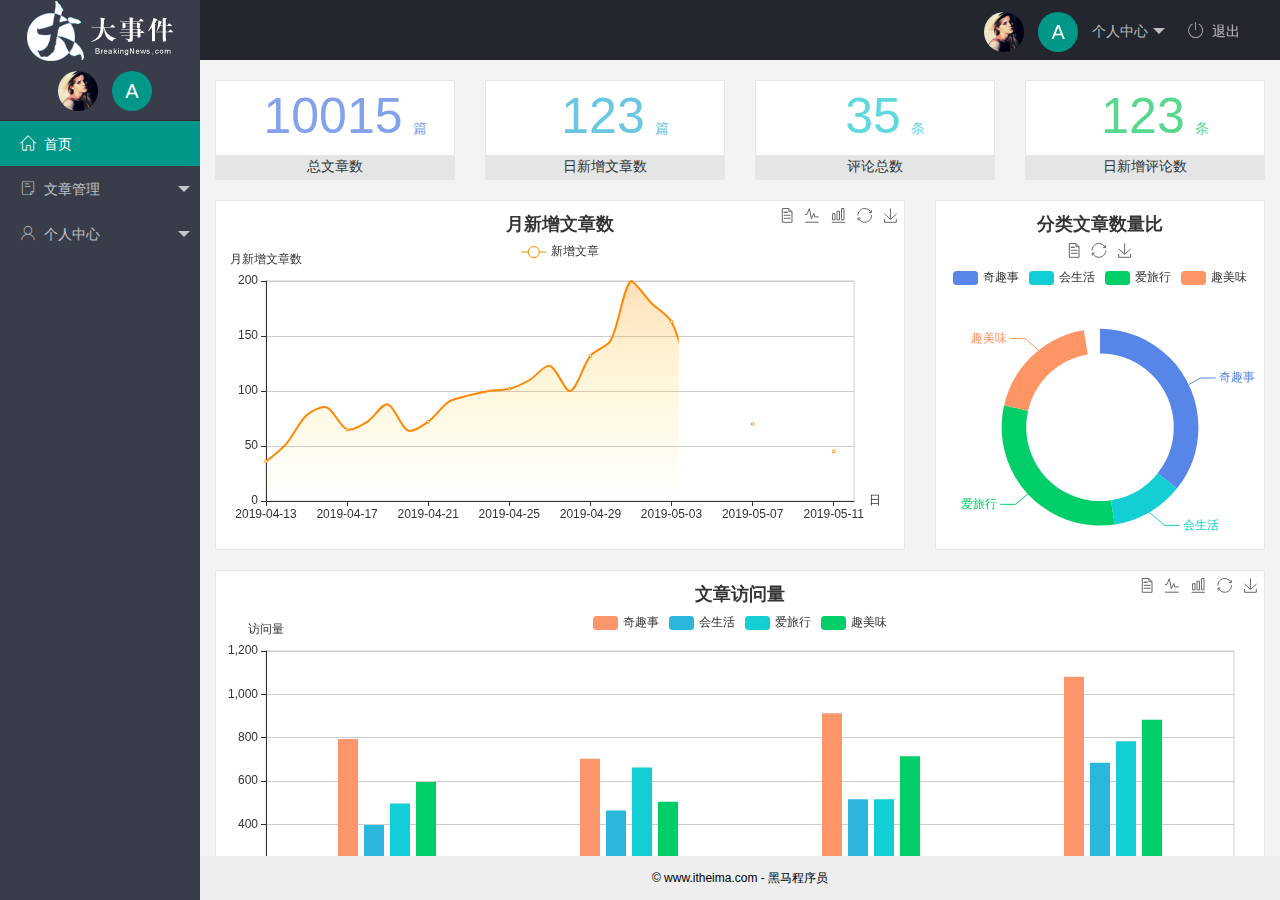
<file: index.html>
<!DOCTYPE html>
<html lang="en">

<head>
    <meta charset="UTF-8">
    <meta http-equiv="X-UA-Compatible" content="IE=edge">
    <meta name="viewport" content="width=device-width, initial-scale=1.0">
    <title>大事件管理后台</title>
    <!-- 导入layui的样式 -->
    <link rel="stylesheet" href="assets/lib/layui/css/layui.css">
    <!-- 导入字体图标的样式 -->
    <link rel="stylesheet" href="assets/fonts/iconfont.css">
    <!-- 导入自己的css样式 -->
    <link rel="stylesheet" href="assets/css/index.css">
</head>

<body>
    <div class="layui-layout layui-layout-admin">
        <!-- 头部区域 -->
        <div class="layui-header">
            <div class="layui-logo layui-hide-xs layui-bg-black">
                <img src="assets/images/logo.png" alt="" />
            </div>
            <!-- 头部区域（可配合layui 已有的水平导航） -->
            <ul class="layui-nav layui-layout-right" lay-filter="header-nav">
                <li class="layui-nav-item layui-hide layui-show-md-inline-block">
                    <a href="javascript:;" class="userinfo">
                        <img src="assets/images/sample.jpg" class="layui-nav-img">
                        <span class="userimg">A</span>
                        个人中心</a>
                    <dl class="layui-nav-child">
                        <dd><a href="user/base_info.html" target="fm">基本资料</a></dd>
                        <dd><a href="user/changeimg.html" target="fm">更换头像</a></dd>
                        <dd><a href="user/changepwd.html" target="fm">重置密码</a></dd>
                    </dl>
                </li>
                <li class="layui-nav-item layui-hide-xs">
                    <!-- 退出登录的链接 -->
                    <a href="javascript:;" class="logout"><span class="iconfont icon-tuichu"></span>退出</a>
                </li>
            </ul>
        </div>

        <!-- 侧边栏区域 -->
        <div class="layui-side layui-bg-black">
            <div class="layui-side-scroll">
                <!-- 用户的信息区域 -->
                <div class="user-info-box"></div>
                <div class="userinfo">
                    <img src="assets/images/sample.jpg" class="layui-nav-img">
                    <span class="userimg">A</span>
                    <span class="username"></span>
                </div>
                <!-- 左侧导航区域（可配合layui已有的垂直导航） -->
                <!-- lay-shrink="all"这个属性设置了展开子菜单时收缩兄弟节点的子菜单 -->
                <!-- layui-this属性设置该菜单被选中 -->
                <ul class="layui-nav layui-nav-tree" lay-shrink="all">
                    <li class="layui-nav-item layui-this">
                        <!-- 一级标题 -->
                        <a href="home/dashboard.html" target="fm"><span class="iconfont icon-home"></span>首页</a>
                    </li>
                    <li class="layui-nav-item">
                        <!-- 一级标题 -->
                        <a href="javascript:;"><span class="iconfont icon-16"></span>文章管理</a>
                        <!-- 二级标题 -->
                        <dl class="layui-nav-child">
                            <dd>
                                <a href="/article/art_cate.html" target="fm"><i
                                        class="layui-icon layui-icon-app"></i>文章类别</a>
                            </dd>
                            <dd>
                                <a href="/article/art_list.html" target="fm"><i
                                        class="layui-icon layui-icon-app"></i>文章列表</a>
                            </dd>
                            <dd>
                                <a href="/article/art_pub.html" target="fm"><i
                                        class="layui-icon layui-icon-app"></i>发表文章</a>
                            </dd>
                        </dl>
                    </li>
                    <li class="layui-nav-item">
                        <!-- 一级标题 -->
                        <a href="javascript:;"><span class="iconfont icon-user"></span>个人中心</a>
                        <!-- 二级标题 -->
                        <dl class="layui-nav-child">
                            <dd><a href="user/base_info.html" target="fm"><i
                                        class="layui-icon layui-icon-app"></i>基本资料</a></dd>
                            <dd><a href="user/changeimg.html" target="fm"><i
                                        class="layui-icon layui-icon-app"></i>更换头像</a></dd>
                            <dd><a href="user/changepwd.html" target="fm"><i
                                        class="layui-icon layui-icon-app"></i>重置密码</a></dd>
                        </dl>
                    </li>
                </ul>
            </div>
        </div>

        <!-- 页面主体区域 -->
        <div class="layui-body">
            <!-- 内容主体区域 -->
            <!-- scr设置默认打开的页面 -->
            <iframe src="home/dashboard.html" frameborder="0" name="fm"></iframe>
        </div>

        <!-- 页面底部区域 -->
        <div class="layui-footer">
            <!-- 底部固定区域 -->
            © www.itheima.com - 黑马程序员
        </div>
    </div>
    <!-- 导入layui的js文件 -->
    <script src="assets/lib/layui/layui.all.js"></script>
    <!-- 导入jquery -->
    <script src="assets/lib/jquery.js"></script>
    <!-- 导入baseapi的js文件 -->
    <script src="assets/js/baseapi.js"></script>
    <!-- 导入自己的js文件 -->
    <script src="assets/js/index.js"></script>
</body>

</html>
</file>
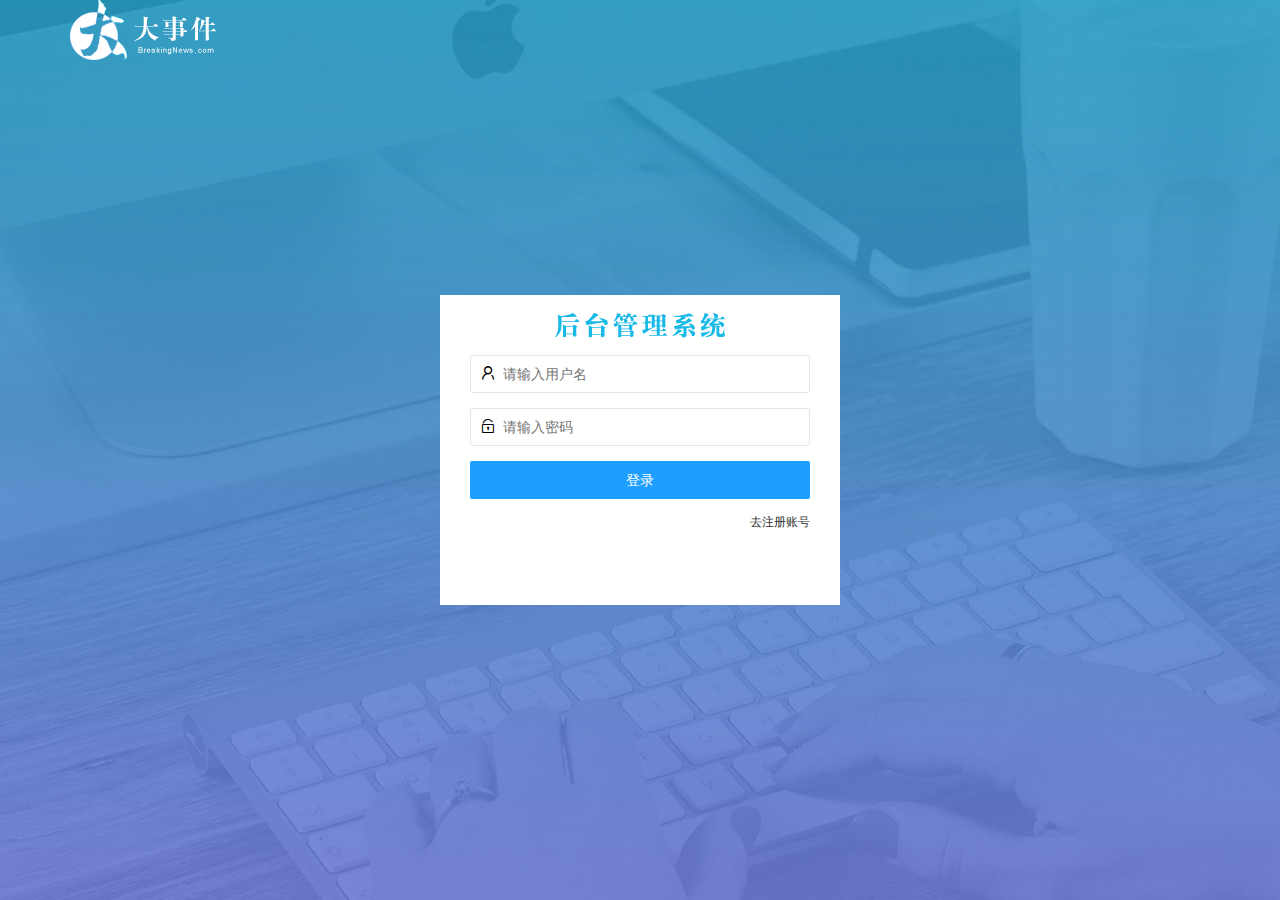
<file: login.html>
<!DOCTYPE html>
<html lang="en">

<head>
    <meta charset="UTF-8">
    <meta http-equiv="X-UA-Compatible" content="IE=edge">
    <meta name="viewport" content="width=device-width, initial-scale=1.0">
    <title>大事件后台登录/注册</title>
    <!-- 导入layui的样式 -->
    <link rel="stylesheet" href="assets/lib/layui/css/layui.css">
    <!-- 导入自己的样式 -->
    <link rel="stylesheet" href="assets/css/login.css">
</head>

<body>
    <!-- logo模块 -->
    <div class="layui-main">
        <img src="assets/images/logo.png" alt="" />
    </div>
    <!-- 登录框模块 -->
    <div class="loginbox">
        <!-- 头部 -->
        <div class="titlepart"></div>
        <!-- 登录内容块 -->
        <div class="loginpart">
            <form class="layui-form" id="log_form">
                <!-- 用户名的表单项 -->
                <div class="layui-form-item">
                    <i class="layui-icon layui-icon-username"></i>
                    <input type="text" name="username" placeholder="请输入用户名" autocomplete="off" class="layui-input"
                        lay-verify="required|uname">
                </div>
                <!-- 密码框的表单项 -->
                <div class="layui-form-item">
                    <i class="layui-icon layui-icon-password"></i>
                    <input type="password" name="password" placeholder="请输入密码" autocomplete="off" class="layui-input"
                        lay-verify="required|pwd">
                </div>
                <!-- 登录的按钮 -->
                <div class="layui-form-item">
                    <button class="layui-btn layui-btn-normal layui-btn-fluid" lay-submit
                        lay-filter="formDemo">登录</button>
                </div>
                <!-- 链接 -->
                <div class="layui-form-item links">
                    <a href="javascript:;" id="link_reg">去注册账号</a>
                </div>
            </form>
        </div>
        <!-- 注册内容块 -->
        <div class="regpart">
            <form class="layui-form" id="reg_form">
                <!-- 用户名的表单项 -->
                <div class="layui-form-item">
                    <i class="layui-icon layui-icon-username"></i>
                    <input type="text" name="username" placeholder="请输入用户名" autocomplete="off" class="layui-input"
                        lay-verify="required|uname" id="regname">
                </div>
                <!-- 密码框的表单项 -->
                <div class="layui-form-item">
                    <i class="layui-icon layui-icon-password"></i>
                    <input type="password" name="password" placeholder="请输入密码" autocomplete="off" class="layui-input"
                        lay-verify="required|pwd" id="regpwd">
                </div>
                <!-- 确认密码 -->
                <div class="layui-form-item">
                    <i class="layui-icon layui-icon-password"></i>
                    <input type="password" name="repassword" placeholder="请再次输入密码" autocomplete="off"
                        class="layui-input" lay-verify="required|pwd|repwd">
                </div>
                <!-- 注册的按钮 -->
                <div class="layui-form-item">
                    <button class="layui-btn layui-btn-normal layui-btn-fluid" lay-submit
                        lay-filter="formDemo">注册</button>
                </div>
                <!-- 链接 -->
                <div class="layui-form-item links">
                    <a href="javascript:;" id="link_login">去登录</a>
                </div>
            </form>
        </div>
    </div>
    <!-- 导入layui的js文件 -->
    <script src="assets/lib/layui/layui.all.js"></script>
    <!-- 导入jquery -->
    <script src="assets/lib/jquery.js"></script>
    <!-- 引入baseapi文件 -->
    <script src="assets/js/baseapi.js"></script>
    <!-- 导入自己的js -->
    <script src="assets/js/login.js"></script>
</body>

</html>
</file>
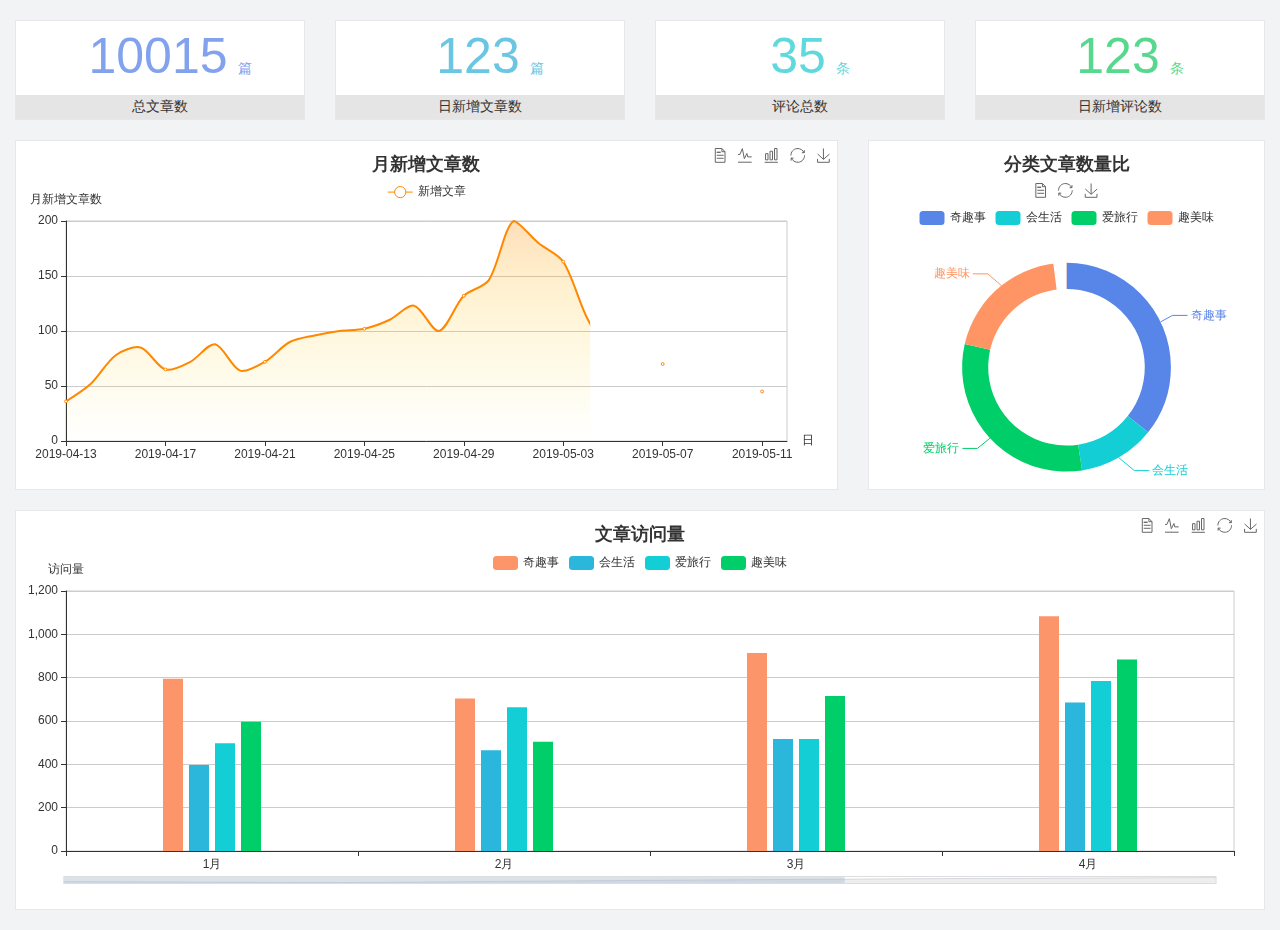
<file: home/dashboard.html>
<!DOCTYPE html>
<html lang="en">

<head>
  <meta charset="UTF-8">
  <meta name="viewport" content="width=device-width, initial-scale=1.0">
  <meta http-equiv="X-UA-Compatible" content="ie=edge">
  <title>图表统计</title>
  <link rel="stylesheet" href="../assets/lib/bootstrap.css" />
  <link rel="stylesheet" href="../assets/lib/main.css" />
  <script src="../assets/lib/jquery.js"></script>
  <script type="text/javascript" src="../assets/lib/echarts.min.js"></script>
</head>

<body>
  <div class="container-fluid">
    <div class="row spannel_list">
      <div class="col-sm-3 col-xs-6">
        <div class="spannel">
          <em>10015</em><span>篇</span>
          <b>总文章数</b>
        </div>
      </div>
      <div class="col-sm-3 col-xs-6">
        <div class="spannel scolor01">
          <em>123</em><span>篇</span>
          <b>日新增文章数</b>
        </div>
      </div>
      <div class="col-sm-3 col-xs-6">
        <div class="spannel scolor02">
          <em>35</em><span>条</span>
          <b>评论总数</b>
        </div>
      </div>
      <div class="col-sm-3 col-xs-6">
        <div class="spannel scolor03">
          <em>123</em><span>条</span>
          <b>日新增评论数</b>
        </div>
      </div>
    </div>
  </div>

  <div class="container-fluid">
    <div class="row curve-pie">
      <div class="col-lg-8 col-md-8">
        <div class="gragh_pannel" id="curve_show"></div>
      </div>
      <div class="col-lg-4 col-md-4">
        <div class="gragh_pannel" id="pie_show"></div>
      </div>
    </div>
  </div>

  <div class="container-fluid">
    <div class="column_pannel" id="column_show"></div>
  </div>

  <script>
    var oChart = echarts.init(document.getElementById('curve_show'));
    var aList_all = [
      { 'count': 36, 'date': '2019-04-13' },
      { 'count': 52, 'date': '2019-04-14' },
      { 'count': 78, 'date': '2019-04-15' },
      { 'count': 85, 'date': '2019-04-16' },
      { 'count': 65, 'date': '2019-04-17' },
      { 'count': 72, 'date': '2019-04-18' },
      { 'count': 88, 'date': '2019-04-19' },
      { 'count': 64, 'date': '2019-04-20' },
      { 'count': 72, 'date': '2019-04-21' },
      { 'count': 90, 'date': '2019-04-22' },
      { 'count': 96, 'date': '2019-04-23' },
      { 'count': 100, 'date': '2019-04-24' },
      { 'count': 102, 'date': '2019-04-25' },
      { 'count': 110, 'date': '2019-04-26' },
      { 'count': 123, 'date': '2019-04-27' },
      { 'count': 100, 'date': '2019-04-28' },
      { 'count': 132, 'date': '2019-04-29' },
      { 'count': 146, 'date': '2019-04-30' },
      { 'count': 200, 'date': '2019-05-01' },
      { 'count': 180, 'date': '2019-05-02' },
      { 'count': 163, 'date': '2019-05-03' },
      { 'count': 110, 'date': '2019-05-04' },
      { 'count': 80, 'date': '2019-05-05' },
      { 'count': 82, 'date': '2019-05-06' },
      { 'count': 70, 'date': '2019-05-07' },
      { 'count': 65, 'date': '2019-05-08' },
      { 'count': 54, 'date': '2019-05-09' },
      { 'count': 40, 'date': '2019-05-10' },
      { 'count': 45, 'date': '2019-05-11' },
      { 'count': 38, 'date': '2019-05-12' },
    ];

    let aCount = [];
    let aDate = [];

    for (var i = 0; i < aList_all.length; i++) {
      aCount.push(aList_all[i].count);
      aDate.push(aList_all[i].date);
    }

    var chartopt = {
      title: {
        text: '月新增文章数',
        left: 'center',
        top: '10'
      },
      tooltip: {
        trigger: 'axis'
      },
      legend: {
        data: ['新增文章'],
        top: '40'
      },
      toolbox: {
        show: true,
        feature: {
          mark: { show: true },
          dataView: { show: true, readOnly: false },
          magicType: { show: true, type: ['line', 'bar'] },
          restore: { show: true },
          saveAsImage: { show: true }
        }
      },
      calculable: true,
      xAxis: [
        {
          name: '日',
          type: 'category',
          boundaryGap: false,
          data: aDate
        }
      ],
      yAxis: [
        {
          name: '月新增文章数',
          type: 'value'
        }
      ],
      series: [
        {
          name: '新增文章',
          type: 'line',
          smooth: true,
          itemStyle: { normal: { areaStyle: { type: 'default' }, color: '#f80' }, lineStyle: { color: '#f80' } },
          data: aCount
        }],
      areaStyle: {
        normal: {
          color: new echarts.graphic.LinearGradient(0, 0, 0, 1, [{
            offset: 0,
            color: 'rgba(255,136,0,0.39)'
          }, {
            offset: .34,
            color: 'rgba(255,180,0,0.25)'
          }, {
            offset: 1,
            color: 'rgba(255,222,0,0.00)'
          }])

        }
      },
      grid: {
        show: true,
        x: 50,
        x2: 50,
        y: 80,
        height: 220
      }
    };

    oChart.setOption(chartopt);


    var oPie = echarts.init(document.getElementById('pie_show'));
    var oPieopt =
    {
      title: {
        top: 10,
        text: '分类文章数量比',
        x: 'center'
      },
      tooltip: {
        trigger: 'item',
        formatter: "{a} <br/>{b} : {c} ({d}%)"
      },
      color: ['#5885e8', '#13cfd5', '#00ce68', '#ff9565'],
      legend: {
        x: 'center',
        top: 65,
        data: ['奇趣事', '会生活', '爱旅行', '趣美味']
      },
      toolbox: {
        show: true,
        x: 'center',
        top: 35,
        feature: {
          mark: { show: true },
          dataView: { show: true, readOnly: false },
          magicType: {
            show: true,
            type: ['pie', 'funnel'],
            option: {
              funnel: {
                x: '25%',
                width: '50%',
                funnelAlign: 'left',
                max: 1548
              }
            }
          },
          restore: { show: true },
          saveAsImage: { show: true }
        }
      },
      calculable: true,
      series: [
        {
          name: '访问来源',
          type: 'pie',
          radius: ['45%', '60%'],
          center: ['50%', '65%'],
          data: [
            { value: 300, name: '奇趣事' },
            { value: 100, name: '会生活' },
            { value: 260, name: '爱旅行' },
            { value: 180, name: '趣美味' }
          ]
        }
      ]
    };
    oPie.setOption(oPieopt);



    var oColumn = this.echarts.init(document.getElementById('column_show'));
    var oColumnopt =
    {
      title: {
        text: '文章访问量',
        left: 'center',
        top: '10'
      },
      tooltip: {
        trigger: 'axis'
      },
      legend: {
        data: ['奇趣事', '会生活', '爱旅行', '趣美味'],
        top: '40'
      },
      toolbox: {
        show: true,
        feature: {
          mark: { show: true },
          dataView: { show: true, readOnly: false },
          magicType: { show: true, type: ['line', 'bar'] },
          restore: { show: true },
          saveAsImage: { show: true }
        }
      },
      calculable: true,
      xAxis: [
        {
          type: 'category',
          data: ['1月', '2月', '3月', '4月', '5月']
        }
      ],
      yAxis: [
        {
          name: '访问量',
          type: 'value'
        }
      ],
      series: [
        {
          name: '奇趣事',
          type: 'bar',
          barWidth: 20,
          itemStyle: {
            normal: { areaStyle: { type: 'default' }, color: '#fd956a' }
          },
          data: [800, 708, 920, 1090, 1200]
        },
        {
          name: '会生活',
          type: 'bar',
          barWidth: 20,
          itemStyle: {
            normal: { areaStyle: { type: 'default' }, color: '#2bb6db' }
          },
          data: [400, 468, 520, 690, 800]
        },
        {
          name: '爱旅行',
          type: 'bar',
          barWidth: 20,
          itemStyle: {
            normal: { areaStyle: { type: 'default' }, color: '#13cfd5' }
          },
          data: [500, 668, 520, 790, 900]
        },
        {
          name: '趣美味',
          type: 'bar',
          barWidth: 20,
          itemStyle: {
            normal: { areaStyle: { type: 'default' }, color: '#00ce68' }
          },
          data: [600, 508, 720, 890, 1000]
        }
      ],
      grid: {
        show: true,
        x: 50,
        x2: 30,
        y: 80,
        height: 260
      },
      dataZoom: [//给x轴设置滚动条
        {
          start: 0,//默认为0
          end: 100 - 1000 / 31,//默认为100
          type: 'slider',
          show: true,
          xAxisIndex: [0],
          handleSize: 0,//滑动条的 左右2个滑动条的大小
          height: 8,//组件高度
          left: 45, //左边的距离
          right: 50,//右边的距离
          bottom: 26,//右边的距离
          handleColor: '#ddd',//h滑动图标的颜色
          handleStyle: {
            borderColor: "#cacaca",
            borderWidth: "1",
            shadowBlur: 2,
            background: "#ddd",
            shadowColor: "#ddd",
          }
        }]
    };
    oColumn.setOption(oColumnopt);
  </script>
</body>

</html>
</file>
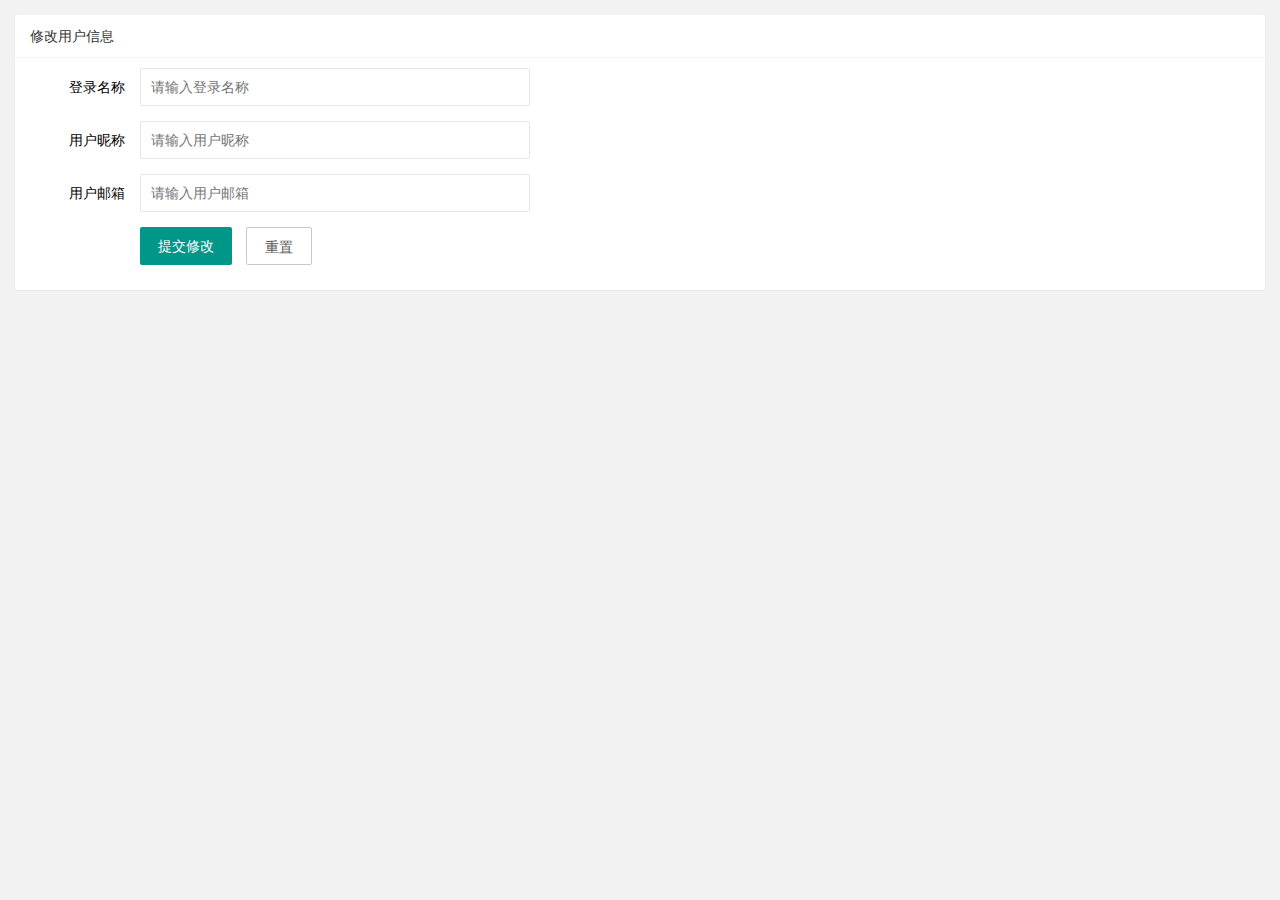
<file: user/base_info.html>
<!DOCTYPE html>
<html lang="en">

<head>
    <meta charset="UTF-8">
    <meta http-equiv="X-UA-Compatible" content="IE=edge">
    <meta name="viewport" content="width=device-width, initial-scale=1.0">
    <title>Document</title>
    <!-- 导入layui的样式 -->
    <link rel="stylesheet" href="../assets/lib/layui/css/layui.css">
    <!-- 导入自己的css样式 -->
    <link rel="stylesheet" href="../assets/css/base_info.css">
</head>

<body>
    <div class="layui-card">
        <div class="layui-card-header">修改用户信息</div>
        <div class="layui-card-body">
            <!-- 表单 -->
            <form class="layui-form" lay-filter="userinfo_form">
                <!-- 隐藏域放用户id -->
                <input type="hidden" name="id">
                <!-- 登录名称 -->
                <div class="layui-form-item">
                    <label class="layui-form-label">登录名称</label>
                    <div class="layui-input-block">
                        <!-- readonly和disabed都可以让文本框不可编辑 -->
                        <input type="text" name="username" required placeholder="请输入登录名称" autocomplete="off"
                            class="layui-input" readonly>
                    </div>
                </div>
                <!-- 用户昵称 -->
                <div class="layui-form-item">
                    <label class="layui-form-label">用户昵称</label>
                    <div class="layui-input-block">
                        <input type="text" name="nickname" required placeholder="请输入用户昵称" autocomplete="off"
                            class="layui-input" lay-verify="required|nickname" maxlength="10">
                    </div>
                </div>
                <!-- 用户邮箱 -->
                <div class="layui-form-item">
                    <label class="layui-form-label">用户邮箱</label>
                    <div class="layui-input-block">
                        <input type="text" name="email" required placeholder="请输入用户邮箱" autocomplete="off"
                            class="layui-input" lay-verify="required|email">
                    </div>
                </div>
                <!-- 按钮 -->
                <div class="layui-form-item">
                    <div class="layui-input-block">
                        <button class="layui-btn" lay-submit lay-filter="formDemo">提交修改</button>
                        <button type="reset" class="layui-btn layui-btn-primary" id="btnreset">重置</button>
                    </div>
                </div>
            </form>
        </div>
    </div>
    <!-- 导入layui的js文件 -->
    <script src="../assets/lib/layui/layui.all.js"></script>
    <!-- 导入jquery -->
    <script src="../assets/lib/jquery.js"></script>
    <!-- 导入baseapi文件 -->
    <script src="../assets/js/baseapi.js"></script>
    <!-- 导入自己的js文件 -->
    <script src="../assets/js/base_info.js"></script>
</body>

</html>
</file>
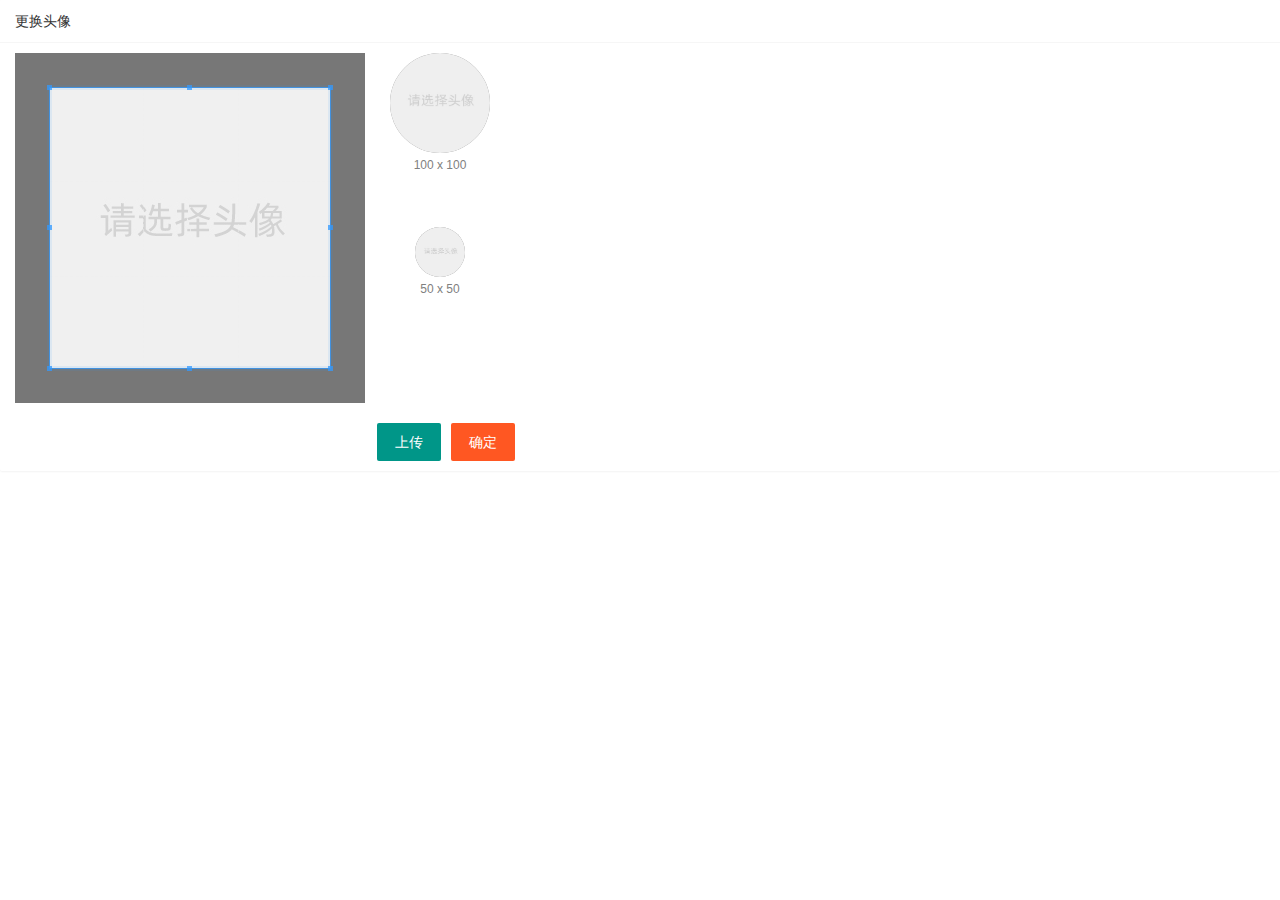
<file: user/changeimg.html>
<!DOCTYPE html>
<html lang="en">

<head>
    <meta charset="UTF-8">
    <meta http-equiv="X-UA-Compatible" content="IE=edge">
    <meta name="viewport" content="width=device-width, initial-scale=1.0">
    <title>Document</title>
    <!-- 导入layui的样式 -->
    <link rel="stylesheet" href="../assets/lib/layui/css/layui.css">
    <!-- 导入cropper样式 -->
    <link rel="stylesheet" href="../assets/lib/cropper/cropper.css">
    <!-- 导入自己的css样式 -->
    <link rel="stylesheet" href="../assets/css/changeimg.css">
</head>

<body>
    <!-- 卡片区域 -->
    <div class="layui-card">
        <div class="layui-card-header">更换头像</div>
        <div class="layui-card-body">
            <!-- 第一行的图片裁剪和预览区域 -->
            <div class="row1">
                <!-- 图片裁剪区域 -->
                <div class="cropper-box">
                    <!-- 这个 img 标签很重要，将来会把它初始化为裁剪区域 -->
                    <img id="image" src="../assets/images/avatar.jpg" />
                </div>
                <!-- 图片的预览区域 -->
                <div class="preview-box">
                    <div>
                        <!-- 宽高为 100px 的预览区域 -->
                        <div class="img-preview w100"></div>
                        <p class="size">100 x 100</p>
                    </div>
                    <div>
                        <!-- 宽高为 50px 的预览区域 -->
                        <div class="img-preview w50"></div>
                        <p class="size">50 x 50</p>
                    </div>
                </div>
            </div>

            <!-- 第二行的按钮区域 -->
            <div class="row2">
                <!-- accept设置能选择文件的类型 -->
                <input type="file" id="imgfile" accept="image/png,image/jpg">
                <button type="button" class="layui-btn" id="uploadimg">上传</button>
                <button type="button" class="layui-btn layui-btn-danger" id="confirmimg">确定</button>
            </div>
        </div>
    </div>
    <!-- 导入layui的js文件 -->
    <script src="../assets/lib/layui/layui.all.js"></script>
    <!-- 导入jquery -->
    <script src="../assets/lib/jquery.js"></script>
    <script src="../assets/lib/cropper/Cropper.js"></script>
    <script src="../assets/lib/cropper/jquery-cropper.js"></script>
    <!-- 导入baseapi文件 -->
    <script src="../assets/js/baseapi.js"></script>
    <!-- 导入自己的js文件 -->
    <script src="../assets/js/changeimg.js"></script>
</body>

</html>
</file>
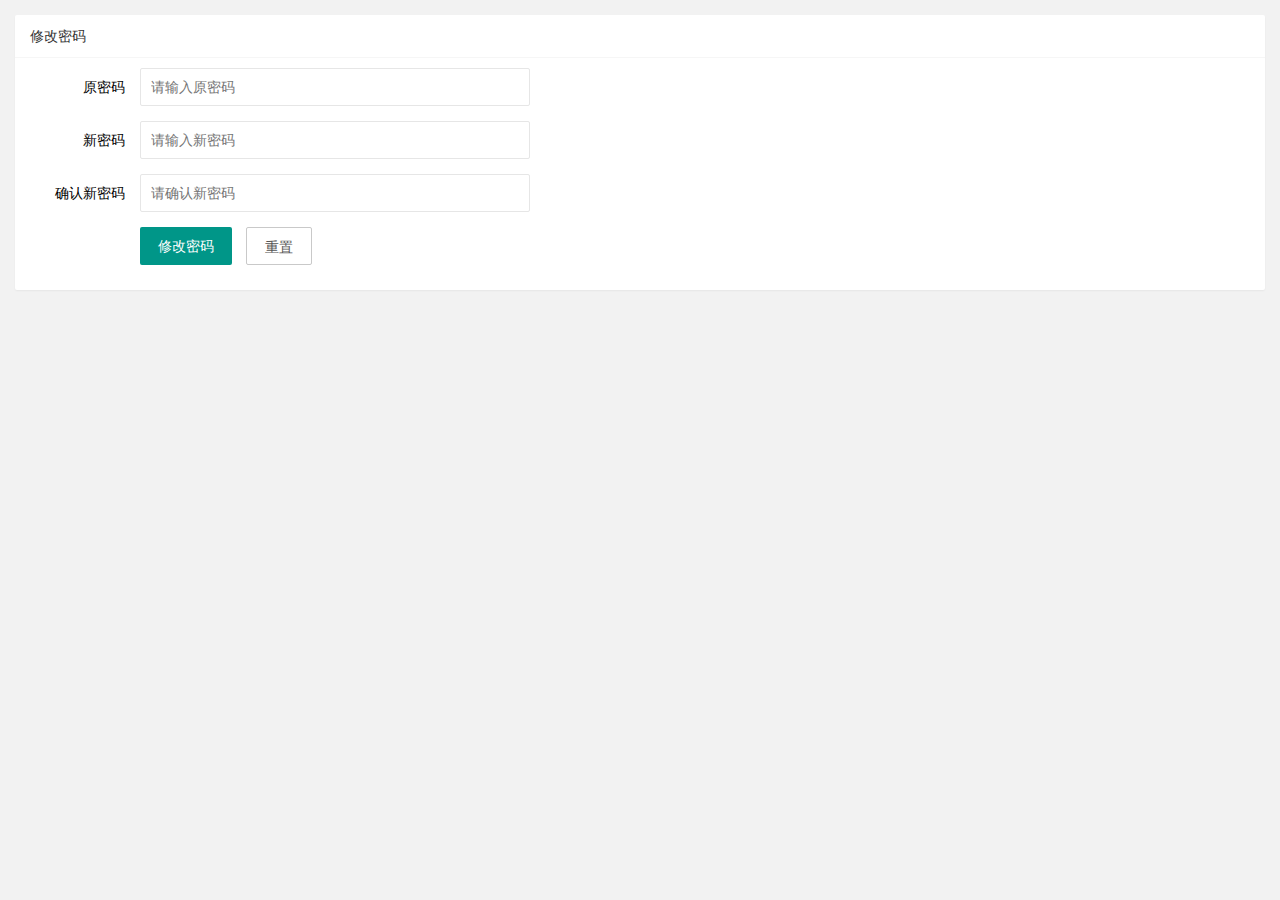
<file: user/changepwd.html>
<!DOCTYPE html>
<html lang="en">

<head>
    <meta charset="UTF-8">
    <meta http-equiv="X-UA-Compatible" content="IE=edge">
    <meta name="viewport" content="width=device-width, initial-scale=1.0">
    <title>Document</title>
    <!-- 导入layui的样式 -->
    <link rel="stylesheet" href="../assets/lib/layui/css/layui.css">
    <!-- 导入自己的css样式 -->
    <link rel="stylesheet" href="../assets/css/changepwd.css">
</head>

<body>
    <!-- 卡片区域 -->
    <div class="layui-card">
        <div class="layui-card-header">修改密码</div>
        <div class="layui-card-body">
            <!-- 表单 -->
            <form class="layui-form" id="formUpdatePwd">
                <!-- 原密码 -->
                <div class="layui-form-item">
                    <label class="layui-form-label">原密码</label>
                    <div class="layui-input-block">
                        <input type="password" name="old_pwd" required placeholder="请输入原密码" autocomplete="off"
                            class="layui-input" lay-verify="required|pwd">
                    </div>
                </div>
                <!-- 新密码 -->
                <div class="layui-form-item">
                    <label class="layui-form-label">新密码</label>
                    <div class="layui-input-block">
                        <input type="password" name="new_pwd" required placeholder="请输入新密码" autocomplete="off"
                            class="layui-input" lay-verify="required|pwd|samePwd">
                    </div>
                </div>
                <!-- 确认密码 -->
                <div class="layui-form-item">
                    <label class="layui-form-label">确认新密码</label>
                    <div class="layui-input-block">
                        <input type="password" name="re_pwd" required placeholder="请确认新密码" autocomplete="off"
                            class="layui-input" lay-verify="required|pwd|repwd">
                    </div>
                </div>
                <!-- 按钮 -->
                <div class="layui-form-item">
                    <div class="layui-input-block">
                        <button class="layui-btn" lay-submit lay-filter="formDemo">修改密码</button>
                        <button type="reset" class="layui-btn layui-btn-primary">重置</button>
                    </div>
                </div>
            </form>
        </div>
    </div>
    <!-- 导入layui的js文件 -->
    <script src="../assets/lib/layui/layui.all.js"></script>
    <!-- 导入jquery -->
    <script src="../assets/lib/jquery.js"></script>
    <!-- 导入baseapi文件 -->
    <script src="../assets/js/baseapi.js"></script>
    <!-- 导入自己的js文件 -->
    <script src="../assets/js/changepwd.js"></script>
</body>

</html>
</file>
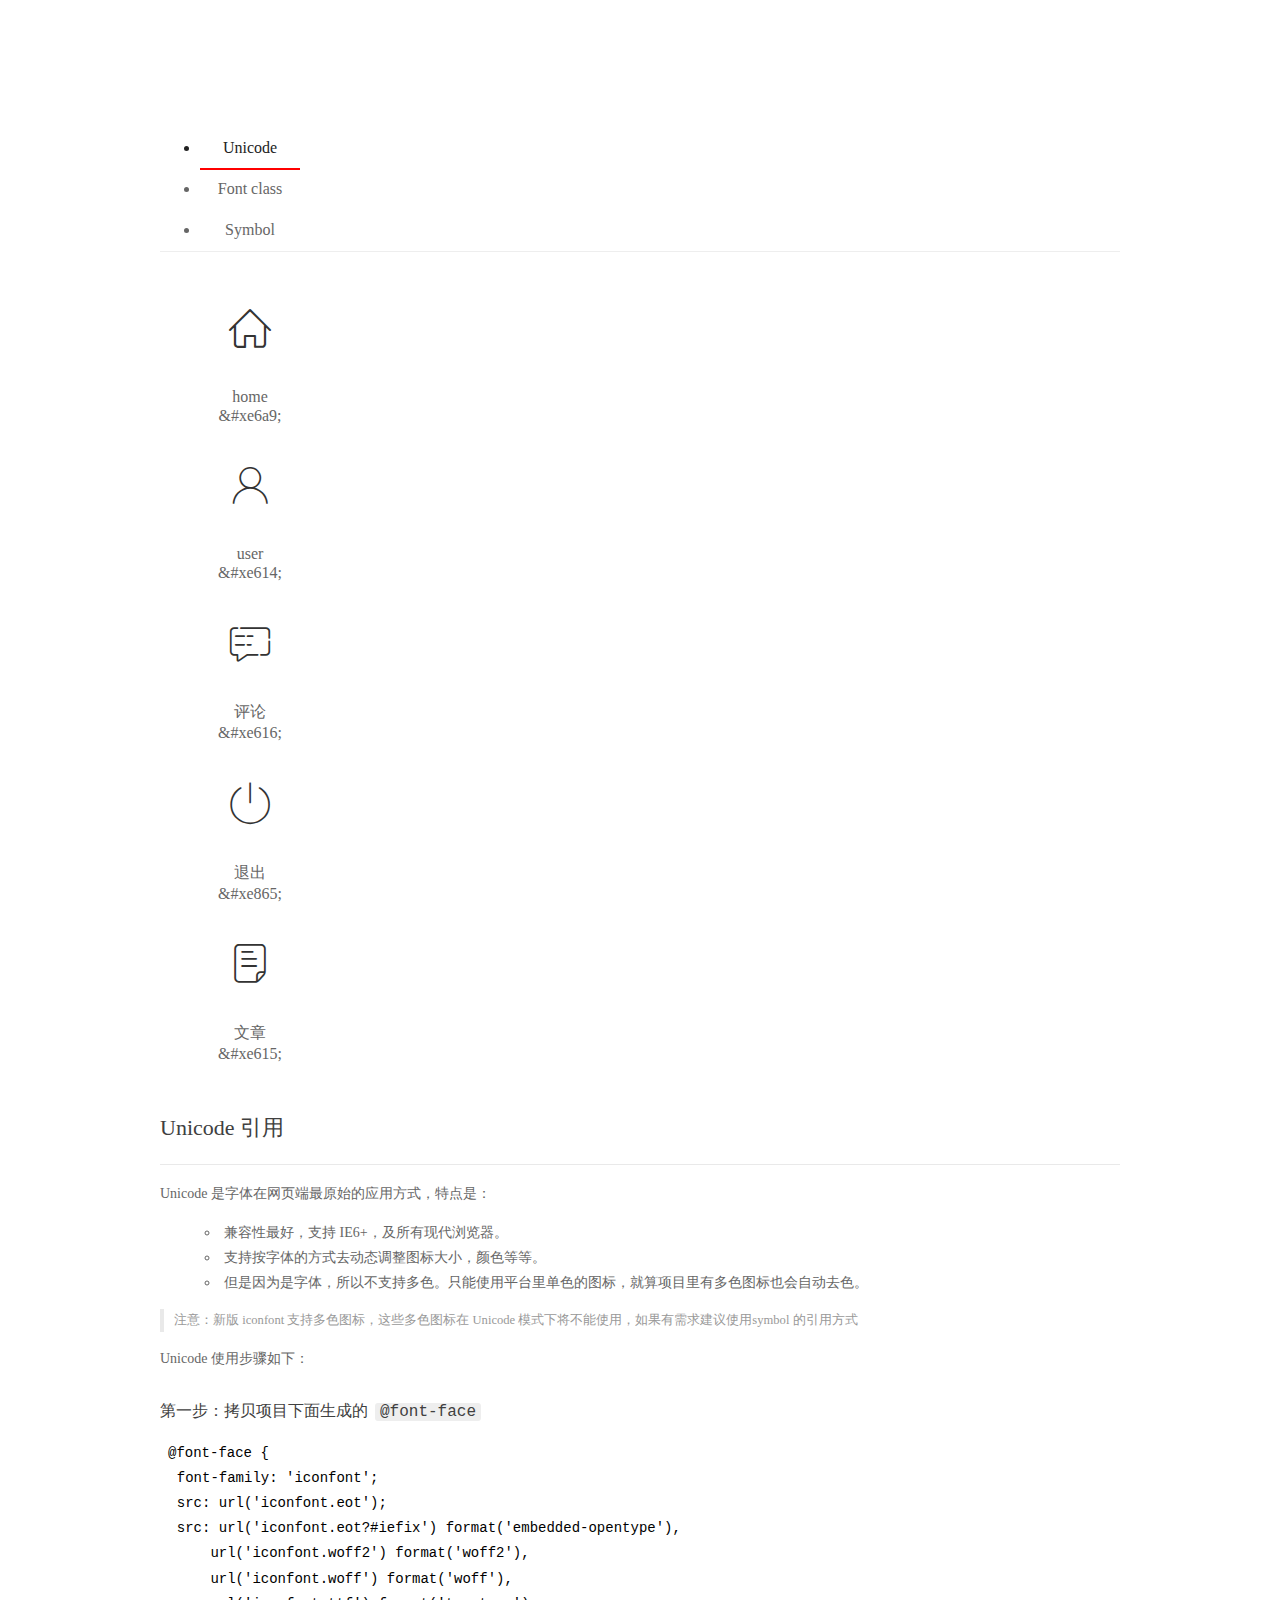
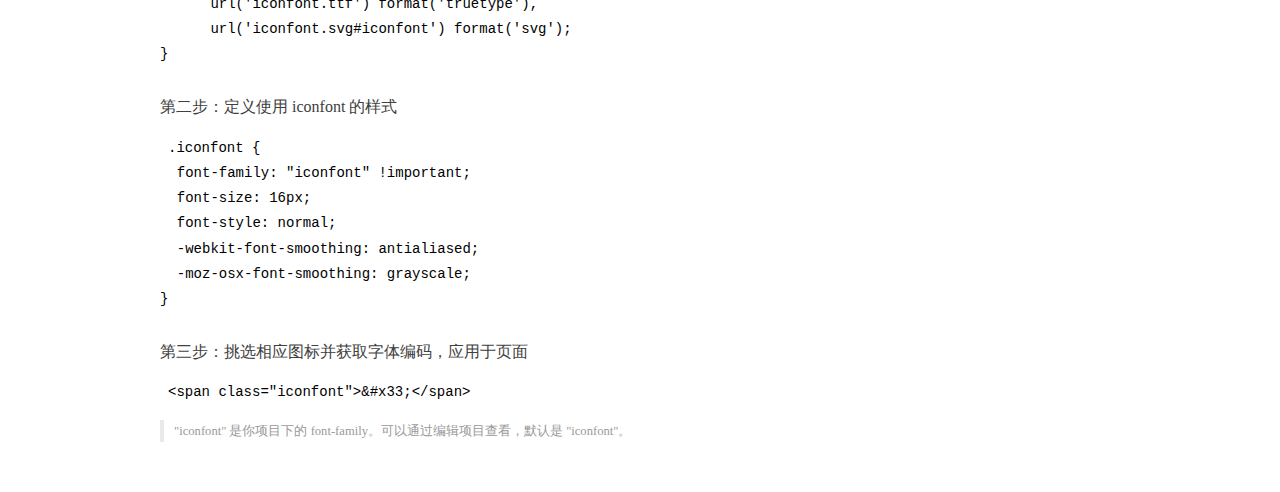
<file: assets/fonts/demo_index.html>
<!DOCTYPE html>
<html>
<head>
  <meta charset="utf-8"/>
  <title>IconFont Demo</title>
  <link rel="shortcut icon" href="https://gtms04.alicdn.com/tps/i4/TB1_oz6GVXXXXaFXpXXJDFnIXXX-64-64.ico" type="image/x-icon"/>
  <link rel="stylesheet" href="https://g.alicdn.com/thx/cube/1.3.2/cube.min.css">
  <link rel="stylesheet" href="demo.css">
  <link rel="stylesheet" href="iconfont.css">
  <script src="iconfont.js"></script>
  <!-- jQuery -->
  <script src="https://a1.alicdn.com/oss/uploads/2018/12/26/7bfddb60-08e8-11e9-9b04-53e73bb6408b.js"></script>
  <!-- 代码高亮 -->
  <script src="https://a1.alicdn.com/oss/uploads/2018/12/26/a3f714d0-08e6-11e9-8a15-ebf944d7534c.js"></script>
</head>
<body>
  <div class="main">
    <h1 class="logo"><a href="https://www.iconfont.cn/" title="iconfont 首页" target="_blank">&#xe86b;</a></h1>
    <div class="nav-tabs">
      <ul id="tabs" class="dib-box">
        <li class="dib active"><span>Unicode</span></li>
        <li class="dib"><span>Font class</span></li>
        <li class="dib"><span>Symbol</span></li>
      </ul>
      
    </div>
    <div class="tab-container">
      <div class="content unicode" style="display: block;">
          <ul class="icon_lists dib-box">
          
            <li class="dib">
              <span class="icon iconfont">&#xe6a9;</span>
                <div class="name">home</div>
                <div class="code-name">&amp;#xe6a9;</div>
              </li>
          
            <li class="dib">
              <span class="icon iconfont">&#xe614;</span>
                <div class="name">user</div>
                <div class="code-name">&amp;#xe614;</div>
              </li>
          
            <li class="dib">
              <span class="icon iconfont">&#xe616;</span>
                <div class="name">评论</div>
                <div class="code-name">&amp;#xe616;</div>
              </li>
          
            <li class="dib">
              <span class="icon iconfont">&#xe865;</span>
                <div class="name">退出</div>
                <div class="code-name">&amp;#xe865;</div>
              </li>
          
            <li class="dib">
              <span class="icon iconfont">&#xe615;</span>
                <div class="name">文章</div>
                <div class="code-name">&amp;#xe615;</div>
              </li>
          
          </ul>
          <div class="article markdown">
          <h2 id="unicode-">Unicode 引用</h2>
          <hr>

          <p>Unicode 是字体在网页端最原始的应用方式，特点是：</p>
          <ul>
            <li>兼容性最好，支持 IE6+，及所有现代浏览器。</li>
            <li>支持按字体的方式去动态调整图标大小，颜色等等。</li>
            <li>但是因为是字体，所以不支持多色。只能使用平台里单色的图标，就算项目里有多色图标也会自动去色。</li>
          </ul>
          <blockquote>
            <p>注意：新版 iconfont 支持多色图标，这些多色图标在 Unicode 模式下将不能使用，如果有需求建议使用symbol 的引用方式</p>
          </blockquote>
          <p>Unicode 使用步骤如下：</p>
          <h3 id="-font-face">第一步：拷贝项目下面生成的 <code>@font-face</code></h3>
<pre><code class="language-css"
>@font-face {
  font-family: 'iconfont';
  src: url('iconfont.eot');
  src: url('iconfont.eot?#iefix') format('embedded-opentype'),
      url('iconfont.woff2') format('woff2'),
      url('iconfont.woff') format('woff'),
      url('iconfont.ttf') format('truetype'),
      url('iconfont.svg#iconfont') format('svg');
}
</code></pre>
          <h3 id="-iconfont-">第二步：定义使用 iconfont 的样式</h3>
<pre><code class="language-css"
>.iconfont {
  font-family: "iconfont" !important;
  font-size: 16px;
  font-style: normal;
  -webkit-font-smoothing: antialiased;
  -moz-osx-font-smoothing: grayscale;
}
</code></pre>
          <h3 id="-">第三步：挑选相应图标并获取字体编码，应用于页面</h3>
<pre>
<code class="language-html"
>&lt;span class="iconfont"&gt;&amp;#x33;&lt;/span&gt;
</code></pre>
          <blockquote>
            <p>"iconfont" 是你项目下的 font-family。可以通过编辑项目查看，默认是 "iconfont"。</p>
          </blockquote>
          </div>
      </div>
      <div class="content font-class">
        <ul class="icon_lists dib-box">
          
          <li class="dib">
            <span class="icon iconfont icon-home"></span>
            <div class="name">
              home
            </div>
            <div class="code-name">.icon-home
            </div>
          </li>
          
          <li class="dib">
            <span class="icon iconfont icon-user"></span>
            <div class="name">
              user
            </div>
            <div class="code-name">.icon-user
            </div>
          </li>
          
          <li class="dib">
            <span class="icon iconfont icon-pinglun"></span>
            <div class="name">
              评论
            </div>
            <div class="code-name">.icon-pinglun
            </div>
          </li>
          
          <li class="dib">
            <span class="icon iconfont icon-tuichu"></span>
            <div class="name">
              退出
            </div>
            <div class="code-name">.icon-tuichu
            </div>
          </li>
          
          <li class="dib">
            <span class="icon iconfont icon-16"></span>
            <div class="name">
              文章
            </div>
            <div class="code-name">.icon-16
            </div>
          </li>
          
        </ul>
        <div class="article markdown">
        <h2 id="font-class-">font-class 引用</h2>
        <hr>

        <p>font-class 是 Unicode 使用方式的一种变种，主要是解决 Unicode 书写不直观，语意不明确的问题。</p>
        <p>与 Unicode 使用方式相比，具有如下特点：</p>
        <ul>
          <li>兼容性良好，支持 IE8+，及所有现代浏览器。</li>
          <li>相比于 Unicode 语意明确，书写更直观。可以很容易分辨这个 icon 是什么。</li>
          <li>因为使用 class 来定义图标，所以当要替换图标时，只需要修改 class 里面的 Unicode 引用。</li>
          <li>不过因为本质上还是使用的字体，所以多色图标还是不支持的。</li>
        </ul>
        <p>使用步骤如下：</p>
        <h3 id="-fontclass-">第一步：引入项目下面生成的 fontclass 代码：</h3>
<pre><code class="language-html">&lt;link rel="stylesheet" href="./iconfont.css"&gt;
</code></pre>
        <h3 id="-">第二步：挑选相应图标并获取类名，应用于页面：</h3>
<pre><code class="language-html">&lt;span class="iconfont icon-xxx"&gt;&lt;/span&gt;
</code></pre>
        <blockquote>
          <p>"
            iconfont" 是你项目下的 font-family。可以通过编辑项目查看，默认是 "iconfont"。</p>
        </blockquote>
      </div>
      </div>
      <div class="content symbol">
          <ul class="icon_lists dib-box">
          
            <li class="dib">
                <svg class="icon svg-icon" aria-hidden="true">
                  <use xlink:href="#icon-home"></use>
                </svg>
                <div class="name">home</div>
                <div class="code-name">#icon-home</div>
            </li>
          
            <li class="dib">
                <svg class="icon svg-icon" aria-hidden="true">
                  <use xlink:href="#icon-user"></use>
                </svg>
                <div class="name">user</div>
                <div class="code-name">#icon-user</div>
            </li>
          
            <li class="dib">
                <svg class="icon svg-icon" aria-hidden="true">
                  <use xlink:href="#icon-pinglun"></use>
                </svg>
                <div class="name">评论</div>
                <div class="code-name">#icon-pinglun</div>
            </li>
          
            <li class="dib">
                <svg class="icon svg-icon" aria-hidden="true">
                  <use xlink:href="#icon-tuichu"></use>
                </svg>
                <div class="name">退出</div>
                <div class="code-name">#icon-tuichu</div>
            </li>
          
            <li class="dib">
                <svg class="icon svg-icon" aria-hidden="true">
                  <use xlink:href="#icon-16"></use>
                </svg>
                <div class="name">文章</div>
                <div class="code-name">#icon-16</div>
            </li>
          
          </ul>
          <div class="article markdown">
          <h2 id="symbol-">Symbol 引用</h2>
          <hr>

          <p>这是一种全新的使用方式，应该说这才是未来的主流，也是平台目前推荐的用法。相关介绍可以参考这篇<a href="">文章</a>
            这种用法其实是做了一个 SVG 的集合，与另外两种相比具有如下特点：</p>
          <ul>
            <li>支持多色图标了，不再受单色限制。</li>
            <li>通过一些技巧，支持像字体那样，通过 <code>font-size</code>, <code>color</code> 来调整样式。</li>
            <li>兼容性较差，支持 IE9+，及现代浏览器。</li>
            <li>浏览器渲染 SVG 的性能一般，还不如 png。</li>
          </ul>
          <p>使用步骤如下：</p>
          <h3 id="-symbol-">第一步：引入项目下面生成的 symbol 代码：</h3>
<pre><code class="language-html">&lt;script src="./iconfont.js"&gt;&lt;/script&gt;
</code></pre>
          <h3 id="-css-">第二步：加入通用 CSS 代码（引入一次就行）：</h3>
<pre><code class="language-html">&lt;style&gt;
.icon {
  width: 1em;
  height: 1em;
  vertical-align: -0.15em;
  fill: currentColor;
  overflow: hidden;
}
&lt;/style&gt;
</code></pre>
          <h3 id="-">第三步：挑选相应图标并获取类名，应用于页面：</h3>
<pre><code class="language-html">&lt;svg class="icon" aria-hidden="true"&gt;
  &lt;use xlink:href="#icon-xxx"&gt;&lt;/use&gt;
&lt;/svg&gt;
</code></pre>
          </div>
      </div>

    </div>
  </div>
  <script>
  $(document).ready(function () {
      $('.tab-container .content:first').show()

      $('#tabs li').click(function (e) {
        var tabContent = $('.tab-container .content')
        var index = $(this).index()

        if ($(this).hasClass('active')) {
          return
        } else {
          $('#tabs li').removeClass('active')
          $(this).addClass('active')

          tabContent.hide().eq(index).fadeIn()
        }
      })
    })
  </script>
</body>
</html>
</file>
<file: assets/lib/layui/css/layui.css>
/** layui-v2.5.5 MIT License By https://www.layui.com */
 .layui-inline,img{display:inline-block;vertical-align:middle}h1,h2,h3,h4,h5,h6{font-weight:400}.layui-edge,.layui-header,.layui-inline,.layui-main{position:relative}.layui-body,.layui-edge,.layui-elip{overflow:hidden}.layui-btn,.layui-edge,.layui-inline,img{vertical-align:middle}.layui-btn,.layui-disabled,.layui-icon,.layui-unselect{-moz-user-select:none;-webkit-user-select:none;-ms-user-select:none}.layui-elip,.layui-form-checkbox span,.layui-form-pane .layui-form-label{text-overflow:ellipsis;white-space:nowrap}.layui-breadcrumb,.layui-tree-btnGroup{visibility:hidden}blockquote,body,button,dd,div,dl,dt,form,h1,h2,h3,h4,h5,h6,input,li,ol,p,pre,td,textarea,th,ul{margin:0;padding:0;-webkit-tap-highlight-color:rgba(0,0,0,0)}a:active,a:hover{outline:0}img{border:none}li{list-style:none}table{border-collapse:collapse;border-spacing:0}h4,h5,h6{font-size:100%}button,input,optgroup,option,select,textarea{font-family:inherit;font-size:inherit;font-style:inherit;font-weight:inherit;outline:0}pre{white-space:pre-wrap;white-space:-moz-pre-wrap;white-space:-pre-wrap;white-space:-o-pre-wrap;word-wrap:break-word}body{line-height:24px;font:14px Helvetica Neue,Helvetica,PingFang SC,Tahoma,Arial,sans-serif}hr{height:1px;margin:10px 0;border:0;clear:both}a{color:#333;text-decoration:none}a:hover{color:#777}a cite{font-style:normal;*cursor:pointer}.layui-border-box,.layui-border-box *{box-sizing:border-box}.layui-box,.layui-box *{box-sizing:content-box}.layui-clear{clear:both;*zoom:1}.layui-clear:after{content:'\20';clear:both;*zoom:1;display:block;height:0}.layui-inline{*display:inline;*zoom:1}.layui-edge{display:inline-block;width:0;height:0;border-width:6px;border-style:dashed;border-color:transparent}.layui-edge-top{top:-4px;border-bottom-color:#999;border-bottom-style:solid}.layui-edge-right{border-left-color:#999;border-left-style:solid}.layui-edge-bottom{top:2px;border-top-color:#999;border-top-style:solid}.layui-edge-left{border-right-color:#999;border-right-style:solid}.layui-disabled,.layui-disabled:hover{color:#d2d2d2!important;cursor:not-allowed!important}.layui-circle{border-radius:100%}.layui-show{display:block!important}.layui-hide{display:none!important}@font-face{font-family:layui-icon;src:url(../font/iconfont.eot?v=250);src:url(../font/iconfont.eot?v=250#iefix) format('embedded-opentype'),url(../font/iconfont.woff2?v=250) format('woff2'),url(../font/iconfont.woff?v=250) format('woff'),url(../font/iconfont.ttf?v=250) format('truetype'),url(../font/iconfont.svg?v=250#layui-icon) format('svg')}.layui-icon{font-family:layui-icon!important;font-size:16px;font-style:normal;-webkit-font-smoothing:antialiased;-moz-osx-font-smoothing:grayscale}.layui-icon-reply-fill:before{content:"\e611"}.layui-icon-set-fill:before{content:"\e614"}.layui-icon-menu-fill:before{content:"\e60f"}.layui-icon-search:before{content:"\e615"}.layui-icon-share:before{content:"\e641"}.layui-icon-set-sm:before{content:"\e620"}.layui-icon-engine:before{content:"\e628"}.layui-icon-close:before{content:"\1006"}.layui-icon-close-fill:before{content:"\1007"}.layui-icon-chart-screen:before{content:"\e629"}.layui-icon-star:before{content:"\e600"}.layui-icon-circle-dot:before{content:"\e617"}.layui-icon-chat:before{content:"\e606"}.layui-icon-release:before{content:"\e609"}.layui-icon-list:before{content:"\e60a"}.layui-icon-chart:before{content:"\e62c"}.layui-icon-ok-circle:before{content:"\1005"}.layui-icon-layim-theme:before{content:"\e61b"}.layui-icon-table:before{content:"\e62d"}.layui-icon-right:before{content:"\e602"}.layui-icon-left:before{content:"\e603"}.layui-icon-cart-simple:before{content:"\e698"}.layui-icon-face-cry:before{content:"\e69c"}.layui-icon-face-smile:before{content:"\e6af"}.layui-icon-survey:before{content:"\e6b2"}.layui-icon-tree:before{content:"\e62e"}.layui-icon-upload-circle:before{content:"\e62f"}.layui-icon-add-circle:before{content:"\e61f"}.layui-icon-download-circle:before{content:"\e601"}.layui-icon-templeate-1:before{content:"\e630"}.layui-icon-util:before{content:"\e631"}.layui-icon-face-surprised:before{content:"\e664"}.layui-icon-edit:before{content:"\e642"}.layui-icon-speaker:before{content:"\e645"}.layui-icon-down:before{content:"\e61a"}.layui-icon-file:before{content:"\e621"}.layui-icon-layouts:before{content:"\e632"}.layui-icon-rate-half:before{content:"\e6c9"}.layui-icon-add-circle-fine:before{content:"\e608"}.layui-icon-prev-circle:before{content:"\e633"}.layui-icon-read:before{content:"\e705"}.layui-icon-404:before{content:"\e61c"}.layui-icon-carousel:before{content:"\e634"}.layui-icon-help:before{content:"\e607"}.layui-icon-code-circle:before{content:"\e635"}.layui-icon-water:before{content:"\e636"}.layui-icon-username:before{content:"\e66f"}.layui-icon-find-fill:before{content:"\e670"}.layui-icon-about:before{content:"\e60b"}.layui-icon-location:before{content:"\e715"}.layui-icon-up:before{content:"\e619"}.layui-icon-pause:before{content:"\e651"}.layui-icon-date:before{content:"\e637"}.layui-icon-layim-uploadfile:before{content:"\e61d"}.layui-icon-delete:before{content:"\e640"}.layui-icon-play:before{content:"\e652"}.layui-icon-top:before{content:"\e604"}.layui-icon-friends:before{content:"\e612"}.layui-icon-refresh-3:before{content:"\e9aa"}.layui-icon-ok:before{content:"\e605"}.layui-icon-layer:before{content:"\e638"}.layui-icon-face-smile-fine:before{content:"\e60c"}.layui-icon-dollar:before{content:"\e659"}.layui-icon-group:before{content:"\e613"}.layui-icon-layim-download:before{content:"\e61e"}.layui-icon-picture-fine:before{content:"\e60d"}.layui-icon-link:before{content:"\e64c"}.layui-icon-diamond:before{content:"\e735"}.layui-icon-log:before{content:"\e60e"}.layui-icon-rate-solid:before{content:"\e67a"}.layui-icon-fonts-del:before{content:"\e64f"}.layui-icon-unlink:before{content:"\e64d"}.layui-icon-fonts-clear:before{content:"\e639"}.layui-icon-triangle-r:before{content:"\e623"}.layui-icon-circle:before{content:"\e63f"}.layui-icon-radio:before{content:"\e643"}.layui-icon-align-center:before{content:"\e647"}.layui-icon-align-right:before{content:"\e648"}.layui-icon-align-left:before{content:"\e649"}.layui-icon-loading-1:before{content:"\e63e"}.layui-icon-return:before{content:"\e65c"}.layui-icon-fonts-strong:before{content:"\e62b"}.layui-icon-upload:before{content:"\e67c"}.layui-icon-dialogue:before{content:"\e63a"}.layui-icon-video:before{content:"\e6ed"}.layui-icon-headset:before{content:"\e6fc"}.layui-icon-cellphone-fine:before{content:"\e63b"}.layui-icon-add-1:before{content:"\e654"}.layui-icon-face-smile-b:before{content:"\e650"}.layui-icon-fonts-html:before{content:"\e64b"}.layui-icon-form:before{content:"\e63c"}.layui-icon-cart:before{content:"\e657"}.layui-icon-camera-fill:before{content:"\e65d"}.layui-icon-tabs:before{content:"\e62a"}.layui-icon-fonts-code:before{content:"\e64e"}.layui-icon-fire:before{content:"\e756"}.layui-icon-set:before{content:"\e716"}.layui-icon-fonts-u:before{content:"\e646"}.layui-icon-triangle-d:before{content:"\e625"}.layui-icon-tips:before{content:"\e702"}.layui-icon-picture:before{content:"\e64a"}.layui-icon-more-vertical:before{content:"\e671"}.layui-icon-flag:before{content:"\e66c"}.layui-icon-loading:before{content:"\e63d"}.layui-icon-fonts-i:before{content:"\e644"}.layui-icon-refresh-1:before{content:"\e666"}.layui-icon-rmb:before{content:"\e65e"}.layui-icon-home:before{content:"\e68e"}.layui-icon-user:before{content:"\e770"}.layui-icon-notice:before{content:"\e667"}.layui-icon-login-weibo:before{content:"\e675"}.layui-icon-voice:before{content:"\e688"}.layui-icon-upload-drag:before{content:"\e681"}.layui-icon-login-qq:before{content:"\e676"}.layui-icon-snowflake:before{content:"\e6b1"}.layui-icon-file-b:before{content:"\e655"}.layui-icon-template:before{content:"\e663"}.layui-icon-auz:before{content:"\e672"}.layui-icon-console:before{content:"\e665"}.layui-icon-app:before{content:"\e653"}.layui-icon-prev:before{content:"\e65a"}.layui-icon-website:before{content:"\e7ae"}.layui-icon-next:before{content:"\e65b"}.layui-icon-component:before{content:"\e857"}.layui-icon-more:before{content:"\e65f"}.layui-icon-login-wechat:before{content:"\e677"}.layui-icon-shrink-right:before{content:"\e668"}.layui-icon-spread-left:before{content:"\e66b"}.layui-icon-camera:before{content:"\e660"}.layui-icon-note:before{content:"\e66e"}.layui-icon-refresh:before{content:"\e669"}.layui-icon-female:before{content:"\e661"}.layui-icon-male:before{content:"\e662"}.layui-icon-password:before{content:"\e673"}.layui-icon-senior:before{content:"\e674"}.layui-icon-theme:before{content:"\e66a"}.layui-icon-tread:before{content:"\e6c5"}.layui-icon-praise:before{content:"\e6c6"}.layui-icon-star-fill:before{content:"\e658"}.layui-icon-rate:before{content:"\e67b"}.layui-icon-template-1:before{content:"\e656"}.layui-icon-vercode:before{content:"\e679"}.layui-icon-cellphone:before{content:"\e678"}.layui-icon-screen-full:before{content:"\e622"}.layui-icon-screen-restore:before{content:"\e758"}.layui-icon-cols:before{content:"\e610"}.layui-icon-export:before{content:"\e67d"}.layui-icon-print:before{content:"\e66d"}.layui-icon-slider:before{content:"\e714"}.layui-icon-addition:before{content:"\e624"}.layui-icon-subtraction:before{content:"\e67e"}.layui-icon-service:before{content:"\e626"}.layui-icon-transfer:before{content:"\e691"}.layui-main{width:1140px;margin:0 auto}.layui-header{z-index:1000;height:60px}.layui-header a:hover{transition:all .5s;-webkit-transition:all .5s}.layui-side{position:fixed;left:0;top:0;bottom:0;z-index:999;width:200px;overflow-x:hidden}.layui-side-scroll{position:relative;width:220px;height:100%;overflow-x:hidden}.layui-body{position:absolute;left:200px;right:0;top:0;bottom:0;z-index:998;width:auto;overflow-y:auto;box-sizing:border-box}.layui-layout-body{overflow:hidden}.layui-layout-admin .layui-header{background-color:#23262E}.layui-layout-admin .layui-side{top:60px;width:200px;overflow-x:hidden}.layui-layout-admin .layui-body{position:fixed;top:60px;bottom:44px}.layui-layout-admin .layui-main{width:auto;margin:0 15px}.layui-layout-admin .layui-footer{position:fixed;left:200px;right:0;bottom:0;height:44px;line-height:44px;padding:0 15px;background-color:#eee}.layui-layout-admin .layui-logo{position:absolute;left:0;top:0;width:200px;height:100%;line-height:60px;text-align:center;color:#009688;font-size:16px}.layui-layout-admin .layui-header .layui-nav{background:0 0}.layui-layout-left{position:absolute!important;left:200px;top:0}.layui-layout-right{position:absolute!important;right:0;top:0}.layui-container{position:relative;margin:0 auto;padding:0 15px;box-sizing:border-box}.layui-fluid{position:relative;margin:0 auto;padding:0 15px}.layui-row:after,.layui-row:before{content:'';display:block;clear:both}.layui-col-lg1,.layui-col-lg10,.layui-col-lg11,.layui-col-lg12,.layui-col-lg2,.layui-col-lg3,.layui-col-lg4,.layui-col-lg5,.layui-col-lg6,.layui-col-lg7,.layui-col-lg8,.layui-col-lg9,.layui-col-md1,.layui-col-md10,.layui-col-md11,.layui-col-md12,.layui-col-md2,.layui-col-md3,.layui-col-md4,.layui-col-md5,.layui-col-md6,.layui-col-md7,.layui-col-md8,.layui-col-md9,.layui-col-sm1,.layui-col-sm10,.layui-col-sm11,.layui-col-sm12,.layui-col-sm2,.layui-col-sm3,.layui-col-sm4,.layui-col-sm5,.layui-col-sm6,.layui-col-sm7,.layui-col-sm8,.layui-col-sm9,.layui-col-xs1,.layui-col-xs10,.layui-col-xs11,.layui-col-xs12,.layui-col-xs2,.layui-col-xs3,.layui-col-xs4,.layui-col-xs5,.layui-col-xs6,.layui-col-xs7,.layui-col-xs8,.layui-col-xs9{position:relative;display:block;box-sizing:border-box}.layui-col-xs1,.layui-col-xs10,.layui-col-xs11,.layui-col-xs12,.layui-col-xs2,.layui-col-xs3,.layui-col-xs4,.layui-col-xs5,.layui-col-xs6,.layui-col-xs7,.layui-col-xs8,.layui-col-xs9{float:left}.layui-col-xs1{width:8.33333333%}.layui-col-xs2{width:16.66666667%}.layui-col-xs3{width:25%}.layui-col-xs4{width:33.33333333%}.layui-col-xs5{width:41.66666667%}.layui-col-xs6{width:50%}.layui-col-xs7{width:58.33333333%}.layui-col-xs8{width:66.66666667%}.layui-col-xs9{width:75%}.layui-col-xs10{width:83.33333333%}.layui-col-xs11{width:91.66666667%}.layui-col-xs12{width:100%}.layui-col-xs-offset1{margin-left:8.33333333%}.layui-col-xs-offset2{margin-left:16.66666667%}.layui-col-xs-offset3{margin-left:25%}.layui-col-xs-offset4{margin-left:33.33333333%}.layui-col-xs-offset5{margin-left:41.66666667%}.layui-col-xs-offset6{margin-left:50%}.layui-col-xs-offset7{margin-left:58.33333333%}.layui-col-xs-offset8{margin-left:66.66666667%}.layui-col-xs-offset9{margin-left:75%}.layui-col-xs-offset10{margin-left:83.33333333%}.layui-col-xs-offset11{margin-left:91.66666667%}.layui-col-xs-offset12{margin-left:100%}@media screen and (max-width:768px){.layui-hide-xs{display:none!important}.layui-show-xs-block{display:block!important}.layui-show-xs-inline{display:inline!important}.layui-show-xs-inline-block{display:inline-block!important}}@media screen and (min-width:768px){.layui-container{width:750px}.layui-hide-sm{display:none!important}.layui-show-sm-block{display:block!important}.layui-show-sm-inline{display:inline!important}.layui-show-sm-inline-block{display:inline-block!important}.layui-col-sm1,.layui-col-sm10,.layui-col-sm11,.layui-col-sm12,.layui-col-sm2,.layui-col-sm3,.layui-col-sm4,.layui-col-sm5,.layui-col-sm6,.layui-col-sm7,.layui-col-sm8,.layui-col-sm9{float:left}.layui-col-sm1{width:8.33333333%}.layui-col-sm2{width:16.66666667%}.layui-col-sm3{width:25%}.layui-col-sm4{width:33.33333333%}.layui-col-sm5{width:41.66666667%}.layui-col-sm6{width:50%}.layui-col-sm7{width:58.33333333%}.layui-col-sm8{width:66.66666667%}.layui-col-sm9{width:75%}.layui-col-sm10{width:83.33333333%}.layui-col-sm11{width:91.66666667%}.layui-col-sm12{width:100%}.layui-col-sm-offset1{margin-left:8.33333333%}.layui-col-sm-offset2{margin-left:16.66666667%}.layui-col-sm-offset3{margin-left:25%}.layui-col-sm-offset4{margin-left:33.33333333%}.layui-col-sm-offset5{margin-left:41.66666667%}.layui-col-sm-offset6{margin-left:50%}.layui-col-sm-offset7{margin-left:58.33333333%}.layui-col-sm-offset8{margin-left:66.66666667%}.layui-col-sm-offset9{margin-left:75%}.layui-col-sm-offset10{margin-left:83.33333333%}.layui-col-sm-offset11{margin-left:91.66666667%}.layui-col-sm-offset12{margin-left:100%}}@media screen and (min-width:992px){.layui-container{width:970px}.layui-hide-md{display:none!important}.layui-show-md-block{display:block!important}.layui-show-md-inline{display:inline!important}.layui-show-md-inline-block{display:inline-block!important}.layui-col-md1,.layui-col-md10,.layui-col-md11,.layui-col-md12,.layui-col-md2,.layui-col-md3,.layui-col-md4,.layui-col-md5,.layui-col-md6,.layui-col-md7,.layui-col-md8,.layui-col-md9{float:left}.layui-col-md1{width:8.33333333%}.layui-col-md2{width:16.66666667%}.layui-col-md3{width:25%}.layui-col-md4{width:33.33333333%}.layui-col-md5{width:41.66666667%}.layui-col-md6{width:50%}.layui-col-md7{width:58.33333333%}.layui-col-md8{width:66.66666667%}.layui-col-md9{width:75%}.layui-col-md10{width:83.33333333%}.layui-col-md11{width:91.66666667%}.layui-col-md12{width:100%}.layui-col-md-offset1{margin-left:8.33333333%}.layui-col-md-offset2{margin-left:16.66666667%}.layui-col-md-offset3{margin-left:25%}.layui-col-md-offset4{margin-left:33.33333333%}.layui-col-md-offset5{margin-left:41.66666667%}.layui-col-md-offset6{margin-left:50%}.layui-col-md-offset7{margin-left:58.33333333%}.layui-col-md-offset8{margin-left:66.66666667%}.layui-col-md-offset9{margin-left:75%}.layui-col-md-offset10{margin-left:83.33333333%}.layui-col-md-offset11{margin-left:91.66666667%}.layui-col-md-offset12{margin-left:100%}}@media screen and (min-width:1200px){.layui-container{width:1170px}.layui-hide-lg{display:none!important}.layui-show-lg-block{display:block!important}.layui-show-lg-inline{display:inline!important}.layui-show-lg-inline-block{display:inline-block!important}.layui-col-lg1,.layui-col-lg10,.layui-col-lg11,.layui-col-lg12,.layui-col-lg2,.layui-col-lg3,.layui-col-lg4,.layui-col-lg5,.layui-col-lg6,.layui-col-lg7,.layui-col-lg8,.layui-col-lg9{float:left}.layui-col-lg1{width:8.33333333%}.layui-col-lg2{width:16.66666667%}.layui-col-lg3{width:25%}.layui-col-lg4{width:33.33333333%}.layui-col-lg5{width:41.66666667%}.layui-col-lg6{width:50%}.layui-col-lg7{width:58.33333333%}.layui-col-lg8{width:66.66666667%}.layui-col-lg9{width:75%}.layui-col-lg10{width:83.33333333%}.layui-col-lg11{width:91.66666667%}.layui-col-lg12{width:100%}.layui-col-lg-offset1{margin-left:8.33333333%}.layui-col-lg-offset2{margin-left:16.66666667%}.layui-col-lg-offset3{margin-left:25%}.layui-col-lg-offset4{margin-left:33.33333333%}.layui-col-lg-offset5{margin-left:41.66666667%}.layui-col-lg-offset6{margin-left:50%}.layui-col-lg-offset7{margin-left:58.33333333%}.layui-col-lg-offset8{margin-left:66.66666667%}.layui-col-lg-offset9{margin-left:75%}.layui-col-lg-offset10{margin-left:83.33333333%}.layui-col-lg-offset11{margin-left:91.66666667%}.layui-col-lg-offset12{margin-left:100%}}.layui-col-space1{margin:-.5px}.layui-col-space1>*{padding:.5px}.layui-col-space3{margin:-1.5px}.layui-col-space3>*{padding:1.5px}.layui-col-space5{margin:-2.5px}.layui-col-space5>*{padding:2.5px}.layui-col-space8{margin:-3.5px}.layui-col-space8>*{padding:3.5px}.layui-col-space10{margin:-5px}.layui-col-space10>*{padding:5px}.layui-col-space12{margin:-6px}.layui-col-space12>*{padding:6px}.layui-col-space15{margin:-7.5px}.layui-col-space15>*{padding:7.5px}.layui-col-space18{margin:-9px}.layui-col-space18>*{padding:9px}.layui-col-space20{margin:-10px}.layui-col-space20>*{padding:10px}.layui-col-space22{margin:-11px}.layui-col-space22>*{padding:11px}.layui-col-space25{margin:-12.5px}.layui-col-space25>*{padding:12.5px}.layui-col-space30{margin:-15px}.layui-col-space30>*{padding:15px}.layui-btn,.layui-input,.layui-select,.layui-textarea,.layui-upload-button{outline:0;-webkit-appearance:none;transition:all .3s;-webkit-transition:all .3s;box-sizing:border-box}.layui-elem-quote{margin-bottom:10px;padding:15px;line-height:22px;border-left:5px solid #009688;border-radius:0 2px 2px 0;background-color:#f2f2f2}.layui-quote-nm{border-style:solid;border-width:1px 1px 1px 5px;background:0 0}.layui-elem-field{margin-bottom:10px;padding:0;border-width:1px;border-style:solid}.layui-elem-field legend{margin-left:20px;padding:0 10px;font-size:20px;font-weight:300}.layui-field-title{margin:10px 0 20px;border-width:1px 0 0}.layui-field-box{padding:10px 15px}.layui-field-title .layui-field-box{padding:10px 0}.layui-progress{position:relative;height:6px;border-radius:20px;background-color:#e2e2e2}.layui-progress-bar{position:absolute;left:0;top:0;width:0;max-width:100%;height:6px;border-radius:20px;text-align:right;background-color:#5FB878;transition:all .3s;-webkit-transition:all .3s}.layui-progress-big,.layui-progress-big .layui-progress-bar{height:18px;line-height:18px}.layui-progress-text{position:relative;top:-20px;line-height:18px;font-size:12px;color:#666}.layui-progress-big .layui-progress-text{position:static;padding:0 10px;color:#fff}.layui-collapse{border-width:1px;border-style:solid;border-radius:2px}.layui-colla-content,.layui-colla-item{border-top-width:1px;border-top-style:solid}.layui-colla-item:first-child{border-top:none}.layui-colla-title{position:relative;height:42px;line-height:42px;padding:0 15px 0 35px;color:#333;background-color:#f2f2f2;cursor:pointer;font-size:14px;overflow:hidden}.layui-colla-content{display:none;padding:10px 15px;line-height:22px;color:#666}.layui-colla-icon{position:absolute;left:15px;top:0;font-size:14px}.layui-card{margin-bottom:15px;border-radius:2px;background-color:#fff;box-shadow:0 1px 2px 0 rgba(0,0,0,.05)}.layui-card:last-child{margin-bottom:0}.layui-card-header{position:relative;height:42px;line-height:42px;padding:0 15px;border-bottom:1px solid #f6f6f6;color:#333;border-radius:2px 2px 0 0;font-size:14px}.layui-bg-black,.layui-bg-blue,.layui-bg-cyan,.layui-bg-green,.layui-bg-orange,.layui-bg-red{color:#fff!important}.layui-card-body{position:relative;padding:10px 15px;line-height:24px}.layui-card-body[pad15]{padding:15px}.layui-card-body[pad20]{padding:20px}.layui-card-body .layui-table{margin:5px 0}.layui-card .layui-tab{margin:0}.layui-panel-window{position:relative;padding:15px;border-radius:0;border-top:5px solid #E6E6E6;background-color:#fff}.layui-auxiliar-moving{position:fixed;left:0;right:0;top:0;bottom:0;width:100%;height:100%;background:0 0;z-index:9999999999}.layui-form-label,.layui-form-mid,.layui-form-select,.layui-input-block,.layui-input-inline,.layui-textarea{position:relative}.layui-bg-red{background-color:#FF5722!important}.layui-bg-orange{background-color:#FFB800!important}.layui-bg-green{background-color:#009688!important}.layui-bg-cyan{background-color:#2F4056!important}.layui-bg-blue{background-color:#1E9FFF!important}.layui-bg-black{background-color:#393D49!important}.layui-bg-gray{background-color:#eee!important;color:#666!important}.layui-badge-rim,.layui-colla-content,.layui-colla-item,.layui-collapse,.layui-elem-field,.layui-form-pane .layui-form-item[pane],.layui-form-pane .layui-form-label,.layui-input,.layui-layedit,.layui-layedit-tool,.layui-quote-nm,.layui-select,.layui-tab-bar,.layui-tab-card,.layui-tab-title,.layui-tab-title .layui-this:after,.layui-textarea{border-color:#e6e6e6}.layui-timeline-item:before,hr{background-color:#e6e6e6}.layui-text{line-height:22px;font-size:14px;color:#666}.layui-text h1,.layui-text h2,.layui-text h3{font-weight:500;color:#333}.layui-text h1{font-size:30px}.layui-text h2{font-size:24px}.layui-text h3{font-size:18px}.layui-text a:not(.layui-btn){color:#01AAED}.layui-text a:not(.layui-btn):hover{text-decoration:underline}.layui-text ul{padding:5px 0 5px 15px}.layui-text ul li{margin-top:5px;list-style-type:disc}.layui-text em,.layui-word-aux{color:#999!important;padding:0 5px!important}.layui-btn{display:inline-block;height:38px;line-height:38px;padding:0 18px;background-color:#009688;color:#fff;white-space:nowrap;text-align:center;font-size:14px;border:none;border-radius:2px;cursor:pointer}.layui-btn:hover{opacity:.8;filter:alpha(opacity=80);color:#fff}.layui-btn:active{opacity:1;filter:alpha(opacity=100)}.layui-btn+.layui-btn{margin-left:10px}.layui-btn-container{font-size:0}.layui-btn-container .layui-btn{margin-right:10px;margin-bottom:10px}.layui-btn-container .layui-btn+.layui-btn{margin-left:0}.layui-table .layui-btn-container .layui-btn{margin-bottom:9px}.layui-btn-radius{border-radius:100px}.layui-btn .layui-icon{margin-right:3px;font-size:18px;vertical-align:bottom;vertical-align:middle\9}.layui-btn-primary{border:1px solid #C9C9C9;background-color:#fff;color:#555}.layui-btn-primary:hover{border-color:#009688;color:#333}.layui-btn-normal{background-color:#1E9FFF}.layui-btn-warm{background-color:#FFB800}.layui-btn-danger{background-color:#FF5722}.layui-btn-checked{background-color:#5FB878}.layui-btn-disabled,.layui-btn-disabled:active,.layui-btn-disabled:hover{border:1px solid #e6e6e6;background-color:#FBFBFB;color:#C9C9C9;cursor:not-allowed;opacity:1}.layui-btn-lg{height:44px;line-height:44px;padding:0 25px;font-size:16px}.layui-btn-sm{height:30px;line-height:30px;padding:0 10px;font-size:12px}.layui-btn-sm i{font-size:16px!important}.layui-btn-xs{height:22px;line-height:22px;padding:0 5px;font-size:12px}.layui-btn-xs i{font-size:14px!important}.layui-btn-group{display:inline-block;vertical-align:middle;font-size:0}.layui-btn-group .layui-btn{margin-left:0!important;margin-right:0!important;border-left:1px solid rgba(255,255,255,.5);border-radius:0}.layui-btn-group .layui-btn-primary{border-left:none}.layui-btn-group .layui-btn-primary:hover{border-color:#C9C9C9;color:#009688}.layui-btn-group .layui-btn:first-child{border-left:none;border-radius:2px 0 0 2px}.layui-btn-group .layui-btn-primary:first-child{border-left:1px solid #c9c9c9}.layui-btn-group .layui-btn:last-child{border-radius:0 2px 2px 0}.layui-btn-group .layui-btn+.layui-btn{margin-left:0}.layui-btn-group+.layui-btn-group{margin-left:10px}.layui-btn-fluid{width:100%}.layui-input,.layui-select,.layui-textarea{height:38px;line-height:1.3;line-height:38px\9;border-width:1px;border-style:solid;background-color:#fff;border-radius:2px}.layui-input::-webkit-input-placeholder,.layui-select::-webkit-input-placeholder,.layui-textarea::-webkit-input-placeholder{line-height:1.3}.layui-input,.layui-textarea{display:block;width:100%;padding-left:10px}.layui-input:hover,.layui-textarea:hover{border-color:#D2D2D2!important}.layui-input:focus,.layui-textarea:focus{border-color:#C9C9C9!important}.layui-textarea{min-height:100px;height:auto;line-height:20px;padding:6px 10px;resize:vertical}.layui-select{padding:0 10px}.layui-form input[type=checkbox],.layui-form input[type=radio],.layui-form select{display:none}.layui-form [lay-ignore]{display:initial}.layui-form-item{margin-bottom:15px;clear:both;*zoom:1}.layui-form-item:after{content:'\20';clear:both;*zoom:1;display:block;height:0}.layui-form-label{float:left;display:block;padding:9px 15px;width:80px;font-weight:400;line-height:20px;text-align:right}.layui-form-label-col{display:block;float:none;padding:9px 0;line-height:20px;text-align:left}.layui-form-item .layui-inline{margin-bottom:5px;margin-right:10px}.layui-input-block{margin-left:110px;min-height:36px}.layui-input-inline{display:inline-block;vertical-align:middle}.layui-form-item .layui-input-inline{float:left;width:190px;margin-right:10px}.layui-form-text .layui-input-inline{width:auto}.layui-form-mid{float:left;display:block;padding:9px 0!important;line-height:20px;margin-right:10px}.layui-form-danger+.layui-form-select .layui-input,.layui-form-danger:focus{border-color:#FF5722!important}.layui-form-select .layui-input{padding-right:30px;cursor:pointer}.layui-form-select .layui-edge{position:absolute;right:10px;top:50%;margin-top:-3px;cursor:pointer;border-width:6px;border-top-color:#c2c2c2;border-top-style:solid;transition:all .3s;-webkit-transition:all .3s}.layui-form-select dl{display:none;position:absolute;left:0;top:42px;padding:5px 0;z-index:899;min-width:100%;border:1px solid #d2d2d2;max-height:300px;overflow-y:auto;background-color:#fff;border-radius:2px;box-shadow:0 2px 4px rgba(0,0,0,.12);box-sizing:border-box}.layui-form-select dl dd,.layui-form-select dl dt{padding:0 10px;line-height:36px;white-space:nowrap;overflow:hidden;text-overflow:ellipsis}.layui-form-select dl dt{font-size:12px;color:#999}.layui-form-select dl dd{cursor:pointer}.layui-form-select dl dd:hover{background-color:#f2f2f2;-webkit-transition:.5s all;transition:.5s all}.layui-form-select .layui-select-group dd{padding-left:20px}.layui-form-select dl dd.layui-select-tips{padding-left:10px!important;color:#999}.layui-form-select dl dd.layui-this{background-color:#5FB878;color:#fff}.layui-form-checkbox,.layui-form-select dl dd.layui-disabled{background-color:#fff}.layui-form-selected dl{display:block}.layui-form-checkbox,.layui-form-checkbox *,.layui-form-switch{display:inline-block;vertical-align:middle}.layui-form-selected .layui-edge{margin-top:-9px;-webkit-transform:rotate(180deg);transform:rotate(180deg);margin-top:-3px\9}:root .layui-form-selected .layui-edge{margin-top:-9px\0/IE9}.layui-form-selectup dl{top:auto;bottom:42px}.layui-select-none{margin:5px 0;text-align:center;color:#999}.layui-select-disabled .layui-disabled{border-color:#eee!important}.layui-select-disabled .layui-edge{border-top-color:#d2d2d2}.layui-form-checkbox{position:relative;height:30px;line-height:30px;margin-right:10px;padding-right:30px;cursor:pointer;font-size:0;-webkit-transition:.1s linear;transition:.1s linear;box-sizing:border-box}.layui-form-checkbox span{padding:0 10px;height:100%;font-size:14px;border-radius:2px 0 0 2px;background-color:#d2d2d2;color:#fff;overflow:hidden}.layui-form-checkbox:hover span{background-color:#c2c2c2}.layui-form-checkbox i{position:absolute;right:0;top:0;width:30px;height:28px;border:1px solid #d2d2d2;border-left:none;border-radius:0 2px 2px 0;color:#fff;font-size:20px;text-align:center}.layui-form-checkbox:hover i{border-color:#c2c2c2;color:#c2c2c2}.layui-form-checked,.layui-form-checked:hover{border-color:#5FB878}.layui-form-checked span,.layui-form-checked:hover span{background-color:#5FB878}.layui-form-checked i,.layui-form-checked:hover i{color:#5FB878}.layui-form-item .layui-form-checkbox{margin-top:4px}.layui-form-checkbox[lay-skin=primary]{height:auto!important;line-height:normal!important;min-width:18px;min-height:18px;border:none!important;margin-right:0;padding-left:28px;padding-right:0;background:0 0}.layui-form-checkbox[lay-skin=primary] span{padding-left:0;padding-right:15px;line-height:18px;background:0 0;color:#666}.layui-form-checkbox[lay-skin=primary] i{right:auto;left:0;width:16px;height:16px;line-height:16px;border:1px solid #d2d2d2;font-size:12px;border-radius:2px;background-color:#fff;-webkit-transition:.1s linear;transition:.1s linear}.layui-form-checkbox[lay-skin=primary]:hover i{border-color:#5FB878;color:#fff}.layui-form-checked[lay-skin=primary] i{border-color:#5FB878!important;background-color:#5FB878;color:#fff}.layui-checkbox-disbaled[lay-skin=primary] span{background:0 0!important;color:#c2c2c2}.layui-checkbox-disbaled[lay-skin=primary]:hover i{border-color:#d2d2d2}.layui-form-item .layui-form-checkbox[lay-skin=primary]{margin-top:10px}.layui-form-switch{position:relative;height:22px;line-height:22px;min-width:35px;padding:0 5px;margin-top:8px;border:1px solid #d2d2d2;border-radius:20px;cursor:pointer;background-color:#fff;-webkit-transition:.1s linear;transition:.1s linear}.layui-form-switch i{position:absolute;left:5px;top:3px;width:16px;height:16px;border-radius:20px;background-color:#d2d2d2;-webkit-transition:.1s linear;transition:.1s linear}.layui-form-switch em{position:relative;top:0;width:25px;margin-left:21px;padding:0!important;text-align:center!important;color:#999!important;font-style:normal!important;font-size:12px}.layui-form-onswitch{border-color:#5FB878;background-color:#5FB878}.layui-checkbox-disbaled,.layui-checkbox-disbaled i{border-color:#e2e2e2!important}.layui-form-onswitch i{left:100%;margin-left:-21px;background-color:#fff}.layui-form-onswitch em{margin-left:5px;margin-right:21px;color:#fff!important}.layui-checkbox-disbaled span{background-color:#e2e2e2!important}.layui-checkbox-disbaled:hover i{color:#fff!important}[lay-radio]{display:none}.layui-form-radio,.layui-form-radio *{display:inline-block;vertical-align:middle}.layui-form-radio{line-height:28px;margin:6px 10px 0 0;padding-right:10px;cursor:pointer;font-size:0}.layui-form-radio *{font-size:14px}.layui-form-radio>i{margin-right:8px;font-size:22px;color:#c2c2c2}.layui-form-radio>i:hover,.layui-form-radioed>i{color:#5FB878}.layui-radio-disbaled>i{color:#e2e2e2!important}.layui-form-pane .layui-form-label{width:110px;padding:8px 15px;height:38px;line-height:20px;border-width:1px;border-style:solid;border-radius:2px 0 0 2px;text-align:center;background-color:#FBFBFB;overflow:hidden;box-sizing:border-box}.layui-form-pane .layui-input-inline{margin-left:-1px}.layui-form-pane .layui-input-block{margin-left:110px;left:-1px}.layui-form-pane .layui-input{border-radius:0 2px 2px 0}.layui-form-pane .layui-form-text .layui-form-label{float:none;width:100%;border-radius:2px;box-sizing:border-box;text-align:left}.layui-form-pane .layui-form-text .layui-input-inline{display:block;margin:0;top:-1px;clear:both}.layui-form-pane .layui-form-text .layui-input-block{margin:0;left:0;top:-1px}.layui-form-pane .layui-form-text .layui-textarea{min-height:100px;border-radius:0 0 2px 2px}.layui-form-pane .layui-form-checkbox{margin:4px 0 4px 10px}.layui-form-pane .layui-form-radio,.layui-form-pane .layui-form-switch{margin-top:6px;margin-left:10px}.layui-form-pane .layui-form-item[pane]{position:relative;border-width:1px;border-style:solid}.layui-form-pane .layui-form-item[pane] .layui-form-label{position:absolute;left:0;top:0;height:100%;border-width:0 1px 0 0}.layui-form-pane .layui-form-item[pane] .layui-input-inline{margin-left:110px}@media screen and (max-width:450px){.layui-form-item .layui-form-label{text-overflow:ellipsis;overflow:hidden;white-space:nowrap}.layui-form-item .layui-inline{display:block;margin-right:0;margin-bottom:20px;clear:both}.layui-form-item .layui-inline:after{content:'\20';clear:both;display:block;height:0}.layui-form-item .layui-input-inline{display:block;float:none;left:-3px;width:auto;margin:0 0 10px 112px}.layui-form-item .layui-input-inline+.layui-form-mid{margin-left:110px;top:-5px;padding:0}.layui-form-item .layui-form-checkbox{margin-right:5px;margin-bottom:5px}}.layui-layedit{border-width:1px;border-style:solid;border-radius:2px}.layui-layedit-tool{padding:3px 5px;border-bottom-width:1px;border-bottom-style:solid;font-size:0}.layedit-tool-fixed{position:fixed;top:0;border-top:1px solid #e2e2e2}.layui-layedit-tool .layedit-tool-mid,.layui-layedit-tool .layui-icon{display:inline-block;vertical-align:middle;text-align:center;font-size:14px}.layui-layedit-tool .layui-icon{position:relative;width:32px;height:30px;line-height:30px;margin:3px 5px;color:#777;cursor:pointer;border-radius:2px}.layui-layedit-tool .layui-icon:hover{color:#393D49}.layui-layedit-tool .layui-icon:active{color:#000}.layui-layedit-tool .layedit-tool-active{background-color:#e2e2e2;color:#000}.layui-layedit-tool .layui-disabled,.layui-layedit-tool .layui-disabled:hover{color:#d2d2d2;cursor:not-allowed}.layui-layedit-tool .layedit-tool-mid{width:1px;height:18px;margin:0 10px;background-color:#d2d2d2}.layedit-tool-html{width:50px!important;font-size:30px!important}.layedit-tool-b,.layedit-tool-code,.layedit-tool-help{font-size:16px!important}.layedit-tool-d,.layedit-tool-face,.layedit-tool-image,.layedit-tool-unlink{font-size:18px!important}.layedit-tool-image input{position:absolute;font-size:0;left:0;top:0;width:100%;height:100%;opacity:.01;filter:Alpha(opacity=1);cursor:pointer}.layui-layedit-iframe iframe{display:block;width:100%}#LAY_layedit_code{overflow:hidden}.layui-laypage{display:inline-block;*display:inline;*zoom:1;vertical-align:middle;margin:10px 0;font-size:0}.layui-laypage>a:first-child,.layui-laypage>a:first-child em{border-radius:2px 0 0 2px}.layui-laypage>a:last-child,.layui-laypage>a:last-child em{border-radius:0 2px 2px 0}.layui-laypage>:first-child{margin-left:0!important}.layui-laypage>:last-child{margin-right:0!important}.layui-laypage a,.layui-laypage button,.layui-laypage input,.layui-laypage select,.layui-laypage span{border:1px solid #e2e2e2}.layui-laypage a,.layui-laypage span{display:inline-block;*display:inline;*zoom:1;vertical-align:middle;padding:0 15px;height:28px;line-height:28px;margin:0 -1px 5px 0;background-color:#fff;color:#333;font-size:12px}.layui-flow-more a *,.layui-laypage input,.layui-table-view select[lay-ignore]{display:inline-block}.layui-laypage a:hover{color:#009688}.layui-laypage em{font-style:normal}.layui-laypage .layui-laypage-spr{color:#999;font-weight:700}.layui-laypage a{text-decoration:none}.layui-laypage .layui-laypage-curr{position:relative}.layui-laypage .layui-laypage-curr em{position:relative;color:#fff}.layui-laypage .layui-laypage-curr .layui-laypage-em{position:absolute;left:-1px;top:-1px;padding:1px;width:100%;height:100%;background-color:#009688}.layui-laypage-em{border-radius:2px}.layui-laypage-next em,.layui-laypage-prev em{font-family:Sim sun;font-size:16px}.layui-laypage .layui-laypage-count,.layui-laypage .layui-laypage-limits,.layui-laypage .layui-laypage-refresh,.layui-laypage .layui-laypage-skip{margin-left:10px;margin-right:10px;padding:0;border:none}.layui-laypage .layui-laypage-limits,.layui-laypage .layui-laypage-refresh{vertical-align:top}.layui-laypage .layui-laypage-refresh i{font-size:18px;cursor:pointer}.layui-laypage select{height:22px;padding:3px;border-radius:2px;cursor:pointer}.layui-laypage .layui-laypage-skip{height:30px;line-height:30px;color:#999}.layui-laypage button,.layui-laypage input{height:30px;line-height:30px;border-radius:2px;vertical-align:top;background-color:#fff;box-sizing:border-box}.layui-laypage input{width:40px;margin:0 10px;padding:0 3px;text-align:center}.layui-laypage input:focus,.layui-laypage select:focus{border-color:#009688!important}.layui-laypage button{margin-left:10px;padding:0 10px;cursor:pointer}.layui-table,.layui-table-view{margin:10px 0}.layui-flow-more{margin:10px 0;text-align:center;color:#999;font-size:14px}.layui-flow-more a{height:32px;line-height:32px}.layui-flow-more a *{vertical-align:top}.layui-flow-more a cite{padding:0 20px;border-radius:3px;background-color:#eee;color:#333;font-style:normal}.layui-flow-more a cite:hover{opacity:.8}.layui-flow-more a i{font-size:30px;color:#737383}.layui-table{width:100%;background-color:#fff;color:#666}.layui-table tr{transition:all .3s;-webkit-transition:all .3s}.layui-table th{text-align:left;font-weight:400}.layui-table tbody tr:hover,.layui-table thead tr,.layui-table-click,.layui-table-header,.layui-table-hover,.layui-table-mend,.layui-table-patch,.layui-table-tool,.layui-table-total,.layui-table-total tr,.layui-table[lay-even] tr:nth-child(even){background-color:#f2f2f2}.layui-table td,.layui-table th,.layui-table-col-set,.layui-table-fixed-r,.layui-table-grid-down,.layui-table-header,.layui-table-page,.layui-table-tips-main,.layui-table-tool,.layui-table-total,.layui-table-view,.layui-table[lay-skin=line],.layui-table[lay-skin=row]{border-width:1px;border-style:solid;border-color:#e6e6e6}.layui-table td,.layui-table th{position:relative;padding:9px 15px;min-height:20px;line-height:20px;font-size:14px}.layui-table[lay-skin=line] td,.layui-table[lay-skin=line] th{border-width:0 0 1px}.layui-table[lay-skin=row] td,.layui-table[lay-skin=row] th{border-width:0 1px 0 0}.layui-table[lay-skin=nob] td,.layui-table[lay-skin=nob] th{border:none}.layui-table img{max-width:100px}.layui-table[lay-size=lg] td,.layui-table[lay-size=lg] th{padding:15px 30px}.layui-table-view .layui-table[lay-size=lg] .layui-table-cell{height:40px;line-height:40px}.layui-table[lay-size=sm] td,.layui-table[lay-size=sm] th{font-size:12px;padding:5px 10px}.layui-table-view .layui-table[lay-size=sm] .layui-table-cell{height:20px;line-height:20px}.layui-table[lay-data]{display:none}.layui-table-box{position:relative;overflow:hidden}.layui-table-view .layui-table{position:relative;width:auto;margin:0}.layui-table-view .layui-table[lay-skin=line]{border-width:0 1px 0 0}.layui-table-view .layui-table[lay-skin=row]{border-width:0 0 1px}.layui-table-view .layui-table td,.layui-table-view .layui-table th{padding:5px 0;border-top:none;border-left:none}.layui-table-view .layui-table th.layui-unselect .layui-table-cell span{cursor:pointer}.layui-table-view .layui-table td{cursor:default}.layui-table-view .layui-table td[data-edit=text]{cursor:text}.layui-table-view .layui-form-checkbox[lay-skin=primary] i{width:18px;height:18px}.layui-table-view .layui-form-radio{line-height:0;padding:0}.layui-table-view .layui-form-radio>i{margin:0;font-size:20px}.layui-table-init{position:absolute;left:0;top:0;width:100%;height:100%;text-align:center;z-index:110}.layui-table-init .layui-icon{position:absolute;left:50%;top:50%;margin:-15px 0 0 -15px;font-size:30px;color:#c2c2c2}.layui-table-header{border-width:0 0 1px;overflow:hidden}.layui-table-header .layui-table{margin-bottom:-1px}.layui-table-tool .layui-inline[lay-event]{position:relative;width:26px;height:26px;padding:5px;line-height:16px;margin-right:10px;text-align:center;color:#333;border:1px solid #ccc;cursor:pointer;-webkit-transition:.5s all;transition:.5s all}.layui-table-tool .layui-inline[lay-event]:hover{border:1px solid #999}.layui-table-tool-temp{padding-right:120px}.layui-table-tool-self{position:absolute;right:17px;top:10px}.layui-table-tool .layui-table-tool-self .layui-inline[lay-event]{margin:0 0 0 10px}.layui-table-tool-panel{position:absolute;top:29px;left:-1px;padding:5px 0;min-width:150px;min-height:40px;border:1px solid #d2d2d2;text-align:left;overflow-y:auto;background-color:#fff;box-shadow:0 2px 4px rgba(0,0,0,.12)}.layui-table-cell,.layui-table-tool-panel li{overflow:hidden;text-overflow:ellipsis;white-space:nowrap}.layui-table-tool-panel li{padding:0 10px;line-height:30px;-webkit-transition:.5s all;transition:.5s all}.layui-table-tool-panel li .layui-form-checkbox[lay-skin=primary]{width:100%;padding-left:28px}.layui-table-tool-panel li:hover{background-color:#f2f2f2}.layui-table-tool-panel li .layui-form-checkbox[lay-skin=primary] i{position:absolute;left:0;top:0}.layui-table-tool-panel li .layui-form-checkbox[lay-skin=primary] span{padding:0}.layui-table-tool .layui-table-tool-self .layui-table-tool-panel{left:auto;right:-1px}.layui-table-col-set{position:absolute;right:0;top:0;width:20px;height:100%;border-width:0 0 0 1px;background-color:#fff}.layui-table-sort{width:10px;height:20px;margin-left:5px;cursor:pointer!important}.layui-table-sort .layui-edge{position:absolute;left:5px;border-width:5px}.layui-table-sort .layui-table-sort-asc{top:3px;border-top:none;border-bottom-style:solid;border-bottom-color:#b2b2b2}.layui-table-sort .layui-table-sort-asc:hover{border-bottom-color:#666}.layui-table-sort .layui-table-sort-desc{bottom:5px;border-bottom:none;border-top-style:solid;border-top-color:#b2b2b2}.layui-table-sort .layui-table-sort-desc:hover{border-top-color:#666}.layui-table-sort[lay-sort=asc] .layui-table-sort-asc{border-bottom-color:#000}.layui-table-sort[lay-sort=desc] .layui-table-sort-desc{border-top-color:#000}.layui-table-cell{height:28px;line-height:28px;padding:0 15px;position:relative;box-sizing:border-box}.layui-table-cell .layui-form-checkbox[lay-skin=primary]{top:-1px;padding:0}.layui-table-cell .layui-table-link{color:#01AAED}.laytable-cell-checkbox,.laytable-cell-numbers,.laytable-cell-radio,.laytable-cell-space{padding:0;text-align:center}.layui-table-body{position:relative;overflow:auto;margin-right:-1px;margin-bottom:-1px}.layui-table-body .layui-none{line-height:26px;padding:15px;text-align:center;color:#999}.layui-table-fixed{position:absolute;left:0;top:0;z-index:101}.layui-table-fixed .layui-table-body{overflow:hidden}.layui-table-fixed-l{box-shadow:0 -1px 8px rgba(0,0,0,.08)}.layui-table-fixed-r{left:auto;right:-1px;border-width:0 0 0 1px;box-shadow:-1px 0 8px rgba(0,0,0,.08)}.layui-table-fixed-r .layui-table-header{position:relative;overflow:visible}.layui-table-mend{position:absolute;right:-49px;top:0;height:100%;width:50px}.layui-table-tool{position:relative;z-index:890;width:100%;min-height:50px;line-height:30px;padding:10px 15px;border-width:0 0 1px}.layui-table-tool .layui-btn-container{margin-bottom:-10px}.layui-table-page,.layui-table-total{border-width:1px 0 0;margin-bottom:-1px;overflow:hidden}.layui-table-page{position:relative;width:100%;padding:7px 7px 0;height:41px;font-size:12px;white-space:nowrap}.layui-table-page>div{height:26px}.layui-table-page .layui-laypage{margin:0}.layui-table-page .layui-laypage a,.layui-table-page .layui-laypage span{height:26px;line-height:26px;margin-bottom:10px;border:none;background:0 0}.layui-table-page .layui-laypage a,.layui-table-page .layui-laypage span.layui-laypage-curr{padding:0 12px}.layui-table-page .layui-laypage span{margin-left:0;padding:0}.layui-table-page .layui-laypage .layui-laypage-prev{margin-left:-7px!important}.layui-table-page .layui-laypage .layui-laypage-curr .layui-laypage-em{left:0;top:0;padding:0}.layui-table-page .layui-laypage button,.layui-table-page .layui-laypage input{height:26px;line-height:26px}.layui-table-page .layui-laypage input{width:40px}.layui-table-page .layui-laypage button{padding:0 10px}.layui-table-page select{height:18px}.layui-table-patch .layui-table-cell{padding:0;width:30px}.layui-table-edit{position:absolute;left:0;top:0;width:100%;height:100%;padding:0 14px 1px;border-radius:0;box-shadow:1px 1px 20px rgba(0,0,0,.15)}.layui-table-edit:focus{border-color:#5FB878!important}select.layui-table-edit{padding:0 0 0 10px;border-color:#C9C9C9}.layui-table-view .layui-form-checkbox,.layui-table-view .layui-form-radio,.layui-table-view .layui-form-switch{top:0;margin:0;box-sizing:content-box}.layui-table-view .layui-form-checkbox{top:-1px;height:26px;line-height:26px}.layui-table-view .layui-form-checkbox i{height:26px}.layui-table-grid .layui-table-cell{overflow:visible}.layui-table-grid-down{position:absolute;top:0;right:0;width:26px;height:100%;padding:5px 0;border-width:0 0 0 1px;text-align:center;background-color:#fff;color:#999;cursor:pointer}.layui-table-grid-down .layui-icon{position:absolute;top:50%;left:50%;margin:-8px 0 0 -8px}.layui-table-grid-down:hover{background-color:#fbfbfb}body .layui-table-tips .layui-layer-content{background:0 0;padding:0;box-shadow:0 1px 6px rgba(0,0,0,.12)}.layui-table-tips-main{margin:-44px 0 0 -1px;max-height:150px;padding:8px 15px;font-size:14px;overflow-y:scroll;background-color:#fff;color:#666}.layui-table-tips-c{position:absolute;right:-3px;top:-13px;width:20px;height:20px;padding:3px;cursor:pointer;background-color:#666;border-radius:50%;color:#fff}.layui-table-tips-c:hover{background-color:#777}.layui-table-tips-c:before{position:relative;right:-2px}.layui-upload-file{display:none!important;opacity:.01;filter:Alpha(opacity=1)}.layui-upload-drag,.layui-upload-form,.layui-upload-wrap{display:inline-block}.layui-upload-list{margin:10px 0}.layui-upload-choose{padding:0 10px;color:#999}.layui-upload-drag{position:relative;padding:30px;border:1px dashed #e2e2e2;background-color:#fff;text-align:center;cursor:pointer;color:#999}.layui-upload-drag .layui-icon{font-size:50px;color:#009688}.layui-upload-drag[lay-over]{border-color:#009688}.layui-upload-iframe{position:absolute;width:0;height:0;border:0;visibility:hidden}.layui-upload-wrap{position:relative;vertical-align:middle}.layui-upload-wrap .layui-upload-file{display:block!important;position:absolute;left:0;top:0;z-index:10;font-size:100px;width:100%;height:100%;opacity:.01;filter:Alpha(opacity=1);cursor:pointer}.layui-transfer-active,.layui-transfer-box{display:inline-block;vertical-align:middle}.layui-transfer-box,.layui-transfer-header,.layui-transfer-search{border-width:0;border-style:solid;border-color:#e6e6e6}.layui-transfer-box{position:relative;border-width:1px;width:200px;height:360px;border-radius:2px;background-color:#fff}.layui-transfer-box .layui-form-checkbox{width:100%;margin:0!important}.layui-transfer-header{height:38px;line-height:38px;padding:0 10px;border-bottom-width:1px}.layui-transfer-search{position:relative;padding:10px;border-bottom-width:1px}.layui-transfer-search .layui-input{height:32px;padding-left:30px;font-size:12px}.layui-transfer-search .layui-icon-search{position:absolute;left:20px;top:50%;margin-top:-8px;color:#666}.layui-transfer-active{margin:0 15px}.layui-transfer-active .layui-btn{display:block;margin:0;padding:0 15px;background-color:#5FB878;border-color:#5FB878;color:#fff}.layui-transfer-active .layui-btn-disabled{background-color:#FBFBFB;border-color:#e6e6e6;color:#C9C9C9}.layui-transfer-active .layui-btn:first-child{margin-bottom:15px}.layui-transfer-active .layui-btn .layui-icon{margin:0;font-size:14px!important}.layui-transfer-data{padding:5px 0;overflow:auto}.layui-transfer-data li{height:32px;line-height:32px;padding:0 10px}.layui-transfer-data li:hover{background-color:#f2f2f2;transition:.5s all}.layui-transfer-data .layui-none{padding:15px 10px;text-align:center;color:#999}.layui-nav{position:relative;padding:0 20px;background-color:#393D49;color:#fff;border-radius:2px;font-size:0;box-sizing:border-box}.layui-nav *{font-size:14px}.layui-nav .layui-nav-item{position:relative;display:inline-block;*display:inline;*zoom:1;vertical-align:middle;line-height:60px}.layui-nav .layui-nav-item a{display:block;padding:0 20px;color:#fff;color:rgba(255,255,255,.7);transition:all .3s;-webkit-transition:all .3s}.layui-nav .layui-this:after,.layui-nav-bar,.layui-nav-tree .layui-nav-itemed:after{position:absolute;left:0;top:0;width:0;height:5px;background-color:#5FB878;transition:all .2s;-webkit-transition:all .2s}.layui-nav-bar{z-index:1000}.layui-nav .layui-nav-item a:hover,.layui-nav .layui-this a{color:#fff}.layui-nav .layui-this:after{content:'';top:auto;bottom:0;width:100%}.layui-nav-img{width:30px;height:30px;margin-right:10px;border-radius:50%}.layui-nav .layui-nav-more{content:'';width:0;height:0;border-style:solid dashed dashed;border-color:#fff transparent transparent;overflow:hidden;cursor:pointer;transition:all .2s;-webkit-transition:all .2s;position:absolute;top:50%;right:3px;margin-top:-3px;border-width:6px;border-top-color:rgba(255,255,255,.7)}.layui-nav .layui-nav-mored,.layui-nav-itemed>a .layui-nav-more{margin-top:-9px;border-style:dashed dashed solid;border-color:transparent transparent #fff}.layui-nav-child{display:none;position:absolute;left:0;top:65px;min-width:100%;line-height:36px;padding:5px 0;box-shadow:0 2px 4px rgba(0,0,0,.12);border:1px solid #d2d2d2;background-color:#fff;z-index:100;border-radius:2px;white-space:nowrap}.layui-nav .layui-nav-child a{color:#333}.layui-nav .layui-nav-child a:hover{background-color:#f2f2f2;color:#000}.layui-nav-child dd{position:relative}.layui-nav .layui-nav-child dd.layui-this a,.layui-nav-child dd.layui-this{background-color:#5FB878;color:#fff}.layui-nav-child dd.layui-this:after{display:none}.layui-nav-tree{width:200px;padding:0}.layui-nav-tree .layui-nav-item{display:block;width:100%;line-height:45px}.layui-nav-tree .layui-nav-item a{position:relative;height:45px;line-height:45px;text-overflow:ellipsis;overflow:hidden;white-space:nowrap}.layui-nav-tree .layui-nav-item a:hover{background-color:#4E5465}.layui-nav-tree .layui-nav-bar{width:5px;height:0;background-color:#009688}.layui-nav-tree .layui-nav-child dd.layui-this,.layui-nav-tree .layui-nav-child dd.layui-this a,.layui-nav-tree .layui-this,.layui-nav-tree .layui-this>a,.layui-nav-tree .layui-this>a:hover{background-color:#009688;color:#fff}.layui-nav-tree .layui-this:after{display:none}.layui-nav-itemed>a,.layui-nav-tree .layui-nav-title a,.layui-nav-tree .layui-nav-title a:hover{color:#fff!important}.layui-nav-tree .layui-nav-child{position:relative;z-index:0;top:0;border:none;box-shadow:none}.layui-nav-tree .layui-nav-child a{height:40px;line-height:40px;color:#fff;color:rgba(255,255,255,.7)}.layui-nav-tree .layui-nav-child,.layui-nav-tree .layui-nav-child a:hover{background:0 0;color:#fff}.layui-nav-tree .layui-nav-more{right:10px}.layui-nav-itemed>.layui-nav-child{display:block;padding:0;background-color:rgba(0,0,0,.3)!important}.layui-nav-itemed>.layui-nav-child>.layui-this>.layui-nav-child{display:block}.layui-nav-side{position:fixed;top:0;bottom:0;left:0;overflow-x:hidden;z-index:999}.layui-bg-blue .layui-nav-bar,.layui-bg-blue .layui-nav-itemed:after,.layui-bg-blue .layui-this:after{background-color:#93D1FF}.layui-bg-blue .layui-nav-child dd.layui-this{background-color:#1E9FFF}.layui-bg-blue .layui-nav-itemed>a,.layui-nav-tree.layui-bg-blue .layui-nav-title a,.layui-nav-tree.layui-bg-blue .layui-nav-title a:hover{background-color:#007DDB!important}.layui-breadcrumb{font-size:0}.layui-breadcrumb>*{font-size:14px}.layui-breadcrumb a{color:#999!important}.layui-breadcrumb a:hover{color:#5FB878!important}.layui-breadcrumb a cite{color:#666;font-style:normal}.layui-breadcrumb span[lay-separator]{margin:0 10px;color:#999}.layui-tab{margin:10px 0;text-align:left!important}.layui-tab[overflow]>.layui-tab-title{overflow:hidden}.layui-tab-title{position:relative;left:0;height:40px;white-space:nowrap;font-size:0;border-bottom-width:1px;border-bottom-style:solid;transition:all .2s;-webkit-transition:all .2s}.layui-tab-title li{display:inline-block;*display:inline;*zoom:1;vertical-align:middle;font-size:14px;transition:all .2s;-webkit-transition:all .2s;position:relative;line-height:40px;min-width:65px;padding:0 15px;text-align:center;cursor:pointer}.layui-tab-title li a{display:block}.layui-tab-title .layui-this{color:#000}.layui-tab-title .layui-this:after{position:absolute;left:0;top:0;content:'';width:100%;height:41px;border-width:1px;border-style:solid;border-bottom-color:#fff;border-radius:2px 2px 0 0;box-sizing:border-box;pointer-events:none}.layui-tab-bar{position:absolute;right:0;top:0;z-index:10;width:30px;height:39px;line-height:39px;border-width:1px;border-style:solid;border-radius:2px;text-align:center;background-color:#fff;cursor:pointer}.layui-tab-bar .layui-icon{position:relative;display:inline-block;top:3px;transition:all .3s;-webkit-transition:all .3s}.layui-tab-item{display:none}.layui-tab-more{padding-right:30px;height:auto!important;white-space:normal!important}.layui-tab-more li.layui-this:after{border-bottom-color:#e2e2e2;border-radius:2px}.layui-tab-more .layui-tab-bar .layui-icon{top:-2px;top:3px\9;-webkit-transform:rotate(180deg);transform:rotate(180deg)}:root .layui-tab-more .layui-tab-bar .layui-icon{top:-2px\0/IE9}.layui-tab-content{padding:10px}.layui-tab-title li .layui-tab-close{position:relative;display:inline-block;width:18px;height:18px;line-height:20px;margin-left:8px;top:1px;text-align:center;font-size:14px;color:#c2c2c2;transition:all .2s;-webkit-transition:all .2s}.layui-tab-title li .layui-tab-close:hover{border-radius:2px;background-color:#FF5722;color:#fff}.layui-tab-brief>.layui-tab-title .layui-this{color:#009688}.layui-tab-brief>.layui-tab-more li.layui-this:after,.layui-tab-brief>.layui-tab-title .layui-this:after{border:none;border-radius:0;border-bottom:2px solid #5FB878}.layui-tab-brief[overflow]>.layui-tab-title .layui-this:after{top:-1px}.layui-tab-card{border-width:1px;border-style:solid;border-radius:2px;box-shadow:0 2px 5px 0 rgba(0,0,0,.1)}.layui-tab-card>.layui-tab-title{background-color:#f2f2f2}.layui-tab-card>.layui-tab-title li{margin-right:-1px;margin-left:-1px}.layui-tab-card>.layui-tab-title .layui-this{background-color:#fff}.layui-tab-card>.layui-tab-title .layui-this:after{border-top:none;border-width:1px;border-bottom-color:#fff}.layui-tab-card>.layui-tab-title .layui-tab-bar{height:40px;line-height:40px;border-radius:0;border-top:none;border-right:none}.layui-tab-card>.layui-tab-more .layui-this{background:0 0;color:#5FB878}.layui-tab-card>.layui-tab-more .layui-this:after{border:none}.layui-timeline{padding-left:5px}.layui-timeline-item{position:relative;padding-bottom:20px}.layui-timeline-axis{position:absolute;left:-5px;top:0;z-index:10;width:20px;height:20px;line-height:20px;background-color:#fff;color:#5FB878;border-radius:50%;text-align:center;cursor:pointer}.layui-timeline-axis:hover{color:#FF5722}.layui-timeline-item:before{content:'';position:absolute;left:5px;top:0;z-index:0;width:1px;height:100%}.layui-timeline-item:last-child:before{display:none}.layui-timeline-item:first-child:before{display:block}.layui-timeline-content{padding-left:25px}.layui-timeline-title{position:relative;margin-bottom:10px}.layui-badge,.layui-badge-dot,.layui-badge-rim{position:relative;display:inline-block;padding:0 6px;font-size:12px;text-align:center;background-color:#FF5722;color:#fff;border-radius:2px}.layui-badge{height:18px;line-height:18px}.layui-badge-dot{width:8px;height:8px;padding:0;border-radius:50%}.layui-badge-rim{height:18px;line-height:18px;border-width:1px;border-style:solid;background-color:#fff;color:#666}.layui-btn .layui-badge,.layui-btn .layui-badge-dot{margin-left:5px}.layui-nav .layui-badge,.layui-nav .layui-badge-dot{position:absolute;top:50%;margin:-8px 6px 0}.layui-tab-title .layui-badge,.layui-tab-title .layui-badge-dot{left:5px;top:-2px}.layui-carousel{position:relative;left:0;top:0;background-color:#f8f8f8}.layui-carousel>[carousel-item]{position:relative;width:100%;height:100%;overflow:hidden}.layui-carousel>[carousel-item]:before{position:absolute;content:'\e63d';left:50%;top:50%;width:100px;line-height:20px;margin:-10px 0 0 -50px;text-align:center;color:#c2c2c2;font-family:layui-icon!important;font-size:30px;font-style:normal;-webkit-font-smoothing:antialiased;-moz-osx-font-smoothing:grayscale}.layui-carousel>[carousel-item]>*{display:none;position:absolute;left:0;top:0;width:100%;height:100%;background-color:#f8f8f8;transition-duration:.3s;-webkit-transition-duration:.3s}.layui-carousel-updown>*{-webkit-transition:.3s ease-in-out up;transition:.3s ease-in-out up}.layui-carousel-arrow{display:none\9;opacity:0;position:absolute;left:10px;top:50%;margin-top:-18px;width:36px;height:36px;line-height:36px;text-align:center;font-size:20px;border:0;border-radius:50%;background-color:rgba(0,0,0,.2);color:#fff;-webkit-transition-duration:.3s;transition-duration:.3s;cursor:pointer}.layui-carousel-arrow[lay-type=add]{left:auto!important;right:10px}.layui-carousel:hover .layui-carousel-arrow[lay-type=add],.layui-carousel[lay-arrow=always] .layui-carousel-arrow[lay-type=add]{right:20px}.layui-carousel[lay-arrow=always] .layui-carousel-arrow{opacity:1;left:20px}.layui-carousel[lay-arrow=none] .layui-carousel-arrow{display:none}.layui-carousel-arrow:hover,.layui-carousel-ind ul:hover{background-color:rgba(0,0,0,.35)}.layui-carousel:hover .layui-carousel-arrow{display:block\9;opacity:1;left:20px}.layui-carousel-ind{position:relative;top:-35px;width:100%;line-height:0!important;text-align:center;font-size:0}.layui-carousel[lay-indicator=outside]{margin-bottom:30px}.layui-carousel[lay-indicator=outside] .layui-carousel-ind{top:10px}.layui-carousel[lay-indicator=outside] .layui-carousel-ind ul{background-color:rgba(0,0,0,.5)}.layui-carousel[lay-indicator=none] .layui-carousel-ind{display:none}.layui-carousel-ind ul{display:inline-block;padding:5px;background-color:rgba(0,0,0,.2);border-radius:10px;-webkit-transition-duration:.3s;transition-duration:.3s}.layui-carousel-ind li{display:inline-block;width:10px;height:10px;margin:0 3px;font-size:14px;background-color:#e2e2e2;background-color:rgba(255,255,255,.5);border-radius:50%;cursor:pointer;-webkit-transition-duration:.3s;transition-duration:.3s}.layui-carousel-ind li:hover{background-color:rgba(255,255,255,.7)}.layui-carousel-ind li.layui-this{background-color:#fff}.layui-carousel>[carousel-item]>.layui-carousel-next,.layui-carousel>[carousel-item]>.layui-carousel-prev,.layui-carousel>[carousel-item]>.layui-this{display:block}.layui-carousel>[carousel-item]>.layui-this{left:0}.layui-carousel>[carousel-item]>.layui-carousel-prev{left:-100%}.layui-carousel>[carousel-item]>.layui-carousel-next{left:100%}.layui-carousel>[carousel-item]>.layui-carousel-next.layui-carousel-left,.layui-carousel>[carousel-item]>.layui-carousel-prev.layui-carousel-right{left:0}.layui-carousel>[carousel-item]>.layui-this.layui-carousel-left{left:-100%}.layui-carousel>[carousel-item]>.layui-this.layui-carousel-right{left:100%}.layui-carousel[lay-anim=updown] .layui-carousel-arrow{left:50%!important;top:20px;margin:0 0 0 -18px}.layui-carousel[lay-anim=updown]>[carousel-item]>*,.layui-carousel[lay-anim=fade]>[carousel-item]>*{left:0!important}.layui-carousel[lay-anim=updown] .layui-carousel-arrow[lay-type=add]{top:auto!important;bottom:20px}.layui-carousel[lay-anim=updown] .layui-carousel-ind{position:absolute;top:50%;right:20px;width:auto;height:auto}.layui-carousel[lay-anim=updown] .layui-carousel-ind ul{padding:3px 5px}.layui-carousel[lay-anim=updown] .layui-carousel-ind li{display:block;margin:6px 0}.layui-carousel[lay-anim=updown]>[carousel-item]>.layui-this{top:0}.layui-carousel[lay-anim=updown]>[carousel-item]>.layui-carousel-prev{top:-100%}.layui-carousel[lay-anim=updown]>[carousel-item]>.layui-carousel-next{top:100%}.layui-carousel[lay-anim=updown]>[carousel-item]>.layui-carousel-next.layui-carousel-left,.layui-carousel[lay-anim=updown]>[carousel-item]>.layui-carousel-prev.layui-carousel-right{top:0}.layui-carousel[lay-anim=updown]>[carousel-item]>.layui-this.layui-carousel-left{top:-100%}.layui-carousel[lay-anim=updown]>[carousel-item]>.layui-this.layui-carousel-right{top:100%}.layui-carousel[lay-anim=fade]>[carousel-item]>.layui-carousel-next,.layui-carousel[lay-anim=fade]>[carousel-item]>.layui-carousel-prev{opacity:0}.layui-carousel[lay-anim=fade]>[carousel-item]>.layui-carousel-next.layui-carousel-left,.layui-carousel[lay-anim=fade]>[carousel-item]>.layui-carousel-prev.layui-carousel-right{opacity:1}.layui-carousel[lay-anim=fade]>[carousel-item]>.layui-this.layui-carousel-left,.layui-carousel[lay-anim=fade]>[carousel-item]>.layui-this.layui-carousel-right{opacity:0}.layui-fixbar{position:fixed;right:15px;bottom:15px;z-index:999999}.layui-fixbar li{width:50px;height:50px;line-height:50px;margin-bottom:1px;text-align:center;cursor:pointer;font-size:30px;background-color:#9F9F9F;color:#fff;border-radius:2px;opacity:.95}.layui-fixbar li:hover{opacity:.85}.layui-fixbar li:active{opacity:1}.layui-fixbar .layui-fixbar-top{display:none;font-size:40px}body .layui-util-face{border:none;background:0 0}body .layui-util-face .layui-layer-content{padding:0;background-color:#fff;color:#666;box-shadow:none}.layui-util-face .layui-layer-TipsG{display:none}.layui-util-face ul{position:relative;width:372px;padding:10px;border:1px solid #D9D9D9;background-color:#fff;box-shadow:0 0 20px rgba(0,0,0,.2)}.layui-util-face ul li{cursor:pointer;float:left;border:1px solid #e8e8e8;height:22px;width:26px;overflow:hidden;margin:-1px 0 0 -1px;padding:4px 2px;text-align:center}.layui-util-face ul li:hover{position:relative;z-index:2;border:1px solid #eb7350;background:#fff9ec}.layui-code{position:relative;margin:10px 0;padding:15px;line-height:20px;border:1px solid #ddd;border-left-width:6px;background-color:#F2F2F2;color:#333;font-family:Courier New;font-size:12px}.layui-rate,.layui-rate *{display:inline-block;vertical-align:middle}.layui-rate{padding:10px 5px 10px 0;font-size:0}.layui-rate li i.layui-icon{font-size:20px;color:#FFB800;margin-right:5px;transition:all .3s;-webkit-transition:all .3s}.layui-rate li i:hover{cursor:pointer;transform:scale(1.12);-webkit-transform:scale(1.12)}.layui-rate[readonly] li i:hover{cursor:default;transform:scale(1)}.layui-colorpicker{width:26px;height:26px;border:1px solid #e6e6e6;padding:5px;border-radius:2px;line-height:24px;display:inline-block;cursor:pointer;transition:all .3s;-webkit-transition:all .3s}.layui-colorpicker:hover{border-color:#d2d2d2}.layui-colorpicker.layui-colorpicker-lg{width:34px;height:34px;line-height:32px}.layui-colorpicker.layui-colorpicker-sm{width:24px;height:24px;line-height:22px}.layui-colorpicker.layui-colorpicker-xs{width:22px;height:22px;line-height:20px}.layui-colorpicker-trigger-bgcolor{display:block;background:url([data-uri]);border-radius:2px}.layui-colorpicker-trigger-span{display:block;height:100%;box-sizing:border-box;border:1px solid rgba(0,0,0,.15);border-radius:2px;text-align:center}.layui-colorpicker-trigger-i{display:inline-block;color:#FFF;font-size:12px}.layui-colorpicker-trigger-i.layui-icon-close{color:#999}.layui-colorpicker-main{position:absolute;z-index:66666666;width:280px;padding:7px;background:#FFF;border:1px solid #d2d2d2;border-radius:2px;box-shadow:0 2px 4px rgba(0,0,0,.12)}.layui-colorpicker-main-wrapper{height:180px;position:relative}.layui-colorpicker-basis{width:260px;height:100%;position:relative}.layui-colorpicker-basis-white{width:100%;height:100%;position:absolute;top:0;left:0;background:linear-gradient(90deg,#FFF,hsla(0,0%,100%,0))}.layui-colorpicker-basis-black{width:100%;height:100%;position:absolute;top:0;left:0;background:linear-gradient(0deg,#000,transparent)}.layui-colorpicker-basis-cursor{width:10px;height:10px;border:1px solid #FFF;border-radius:50%;position:absolute;top:-3px;right:-3px;cursor:pointer}.layui-colorpicker-side{position:absolute;top:0;right:0;width:12px;height:100%;background:linear-gradient(red,#FF0,#0F0,#0FF,#00F,#F0F,red)}.layui-colorpicker-side-slider{width:100%;height:5px;box-shadow:0 0 1px #888;box-sizing:border-box;background:#FFF;border-radius:1px;border:1px solid #f0f0f0;cursor:pointer;position:absolute;left:0}.layui-colorpicker-main-alpha{display:none;height:12px;margin-top:7px;background:url([data-uri])}.layui-colorpicker-alpha-bgcolor{height:100%;position:relative}.layui-colorpicker-alpha-slider{width:5px;height:100%;box-shadow:0 0 1px #888;box-sizing:border-box;background:#FFF;border-radius:1px;border:1px solid #f0f0f0;cursor:pointer;position:absolute;top:0}.layui-colorpicker-main-pre{padding-top:7px;font-size:0}.layui-colorpicker-pre{width:20px;height:20px;border-radius:2px;display:inline-block;margin-left:6px;margin-bottom:7px;cursor:pointer}.layui-colorpicker-pre:nth-child(11n+1){margin-left:0}.layui-colorpicker-pre-isalpha{background:url([data-uri])}.layui-colorpicker-pre.layui-this{box-shadow:0 0 3px 2px rgba(0,0,0,.15)}.layui-colorpicker-pre>div{height:100%;border-radius:2px}.layui-colorpicker-main-input{text-align:right;padding-top:7px}.layui-colorpicker-main-input .layui-btn-container .layui-btn{margin:0 0 0 10px}.layui-colorpicker-main-input div.layui-inline{float:left;margin-right:10px;font-size:14px}.layui-colorpicker-main-input input.layui-input{width:150px;height:30px;color:#666}.layui-slider{height:4px;background:#e2e2e2;border-radius:3px;position:relative;cursor:pointer}.layui-slider-bar{border-radius:3px;position:absolute;height:100%}.layui-slider-step{position:absolute;top:0;width:4px;height:4px;border-radius:50%;background:#FFF;-webkit-transform:translateX(-50%);transform:translateX(-50%)}.layui-slider-wrap{width:36px;height:36px;position:absolute;top:-16px;-webkit-transform:translateX(-50%);transform:translateX(-50%);z-index:10;text-align:center}.layui-slider-wrap-btn{width:12px;height:12px;border-radius:50%;background:#FFF;display:inline-block;vertical-align:middle;cursor:pointer;transition:.3s}.layui-slider-wrap:after{content:"";height:100%;display:inline-block;vertical-align:middle}.layui-slider-wrap-btn.layui-slider-hover,.layui-slider-wrap-btn:hover{transform:scale(1.2)}.layui-slider-wrap-btn.layui-disabled:hover{transform:scale(1)!important}.layui-slider-tips{position:absolute;top:-42px;z-index:66666666;white-space:nowrap;display:none;-webkit-transform:translateX(-50%);transform:translateX(-50%);color:#FFF;background:#000;border-radius:3px;height:25px;line-height:25px;padding:0 10px}.layui-slider-tips:after{content:'';position:absolute;bottom:-12px;left:50%;margin-left:-6px;width:0;height:0;border-width:6px;border-style:solid;border-color:#000 transparent transparent}.layui-slider-input{width:70px;height:32px;border:1px solid #e6e6e6;border-radius:3px;font-size:16px;line-height:32px;position:absolute;right:0;top:-15px}.layui-slider-input-btn{display:none;position:absolute;top:0;right:0;width:20px;height:100%;border-left:1px solid #d2d2d2}.layui-slider-input-btn i{cursor:pointer;position:absolute;right:0;bottom:0;width:20px;height:50%;font-size:12px;line-height:16px;text-align:center;color:#999}.layui-slider-input-btn i:first-child{top:0;border-bottom:1px solid #d2d2d2}.layui-slider-input-txt{height:100%;font-size:14px}.layui-slider-input-txt input{height:100%;border:none}.layui-slider-input-btn i:hover{color:#009688}.layui-slider-vertical{width:4px;margin-left:34px}.layui-slider-vertical .layui-slider-bar{width:4px}.layui-slider-vertical .layui-slider-step{top:auto;left:0;-webkit-transform:translateY(50%);transform:translateY(50%)}.layui-slider-vertical .layui-slider-wrap{top:auto;left:-16px;-webkit-transform:translateY(50%);transform:translateY(50%)}.layui-slider-vertical .layui-slider-tips{top:auto;left:2px}@media \0screen{.layui-slider-wrap-btn{margin-left:-20px}.layui-slider-vertical .layui-slider-wrap-btn{margin-left:0;margin-bottom:-20px}.layui-slider-vertical .layui-slider-tips{margin-left:-8px}.layui-slider>span{margin-left:8px}}.layui-tree{line-height:22px}.layui-tree .layui-form-checkbox{margin:0!important}.layui-tree-set{width:100%;position:relative}.layui-tree-pack{display:none;padding-left:20px;position:relative}.layui-tree-iconClick,.layui-tree-main{display:inline-block;vertical-align:middle}.layui-tree-line .layui-tree-pack{padding-left:27px}.layui-tree-line .layui-tree-set .layui-tree-set:after{content:'';position:absolute;top:14px;left:-9px;width:17px;height:0;border-top:1px dotted #c0c4cc}.layui-tree-entry{position:relative;padding:3px 0;height:20px;white-space:nowrap}.layui-tree-entry:hover{background-color:#eee}.layui-tree-line .layui-tree-entry:hover{background-color:rgba(0,0,0,0)}.layui-tree-line .layui-tree-entry:hover .layui-tree-txt{color:#999;text-decoration:underline;transition:.3s}.layui-tree-main{cursor:pointer;padding-right:10px}.layui-tree-line .layui-tree-set:before{content:'';position:absolute;top:0;left:-9px;width:0;height:100%;border-left:1px dotted #c0c4cc}.layui-tree-line .layui-tree-set.layui-tree-setLineShort:before{height:13px}.layui-tree-line .layui-tree-set.layui-tree-setHide:before{height:0}.layui-tree-iconClick{position:relative;height:20px;line-height:20px;margin:0 10px;color:#c0c4cc}.layui-tree-icon{height:12px;line-height:12px;width:12px;text-align:center;border:1px solid #c0c4cc}.layui-tree-iconClick .layui-icon{font-size:18px}.layui-tree-icon .layui-icon{font-size:12px;color:#666}.layui-tree-iconArrow{padding:0 5px}.layui-tree-iconArrow:after{content:'';position:absolute;left:4px;top:3px;z-index:100;width:0;height:0;border-width:5px;border-style:solid;border-color:transparent transparent transparent #c0c4cc;transition:.5s}.layui-tree-btnGroup,.layui-tree-editInput{position:relative;vertical-align:middle;display:inline-block}.layui-tree-spread>.layui-tree-entry>.layui-tree-iconClick>.layui-tree-iconArrow:after{transform:rotate(90deg) translate(3px,4px)}.layui-tree-txt{display:inline-block;vertical-align:middle;color:#555}.layui-tree-search{margin-bottom:15px;color:#666}.layui-tree-btnGroup .layui-icon{display:inline-block;vertical-align:middle;padding:0 2px;cursor:pointer}.layui-tree-btnGroup .layui-icon:hover{color:#999;transition:.3s}.layui-tree-entry:hover .layui-tree-btnGroup{visibility:visible}.layui-tree-editInput{height:20px;line-height:20px;padding:0 3px;border:none;background-color:rgba(0,0,0,.05)}.layui-tree-emptyText{text-align:center;color:#999}.layui-anim{-webkit-animation-duration:.3s;animation-duration:.3s;-webkit-animation-fill-mode:both;animation-fill-mode:both}.layui-anim.layui-icon{display:inline-block}.layui-anim-loop{-webkit-animation-iteration-count:infinite;animation-iteration-count:infinite}.layui-trans,.layui-trans a{transition:all .3s;-webkit-transition:all .3s}@-webkit-keyframes layui-rotate{from{-webkit-transform:rotate(0)}to{-webkit-transform:rotate(360deg)}}@keyframes layui-rotate{from{transform:rotate(0)}to{transform:rotate(360deg)}}.layui-anim-rotate{-webkit-animation-name:layui-rotate;animation-name:layui-rotate;-webkit-animation-duration:1s;animation-duration:1s;-webkit-animation-timing-function:linear;animation-timing-function:linear}@-webkit-keyframes layui-up{from{-webkit-transform:translate3d(0,100%,0);opacity:.3}to{-webkit-transform:translate3d(0,0,0);opacity:1}}@keyframes layui-up{from{transform:translate3d(0,100%,0);opacity:.3}to{transform:translate3d(0,0,0);opacity:1}}.layui-anim-up{-webkit-animation-name:layui-up;animation-name:layui-up}@-webkit-keyframes layui-upbit{from{-webkit-transform:translate3d(0,30px,0);opacity:.3}to{-webkit-transform:translate3d(0,0,0);opacity:1}}@keyframes layui-upbit{from{transform:translate3d(0,30px,0);opacity:.3}to{transform:translate3d(0,0,0);opacity:1}}.layui-anim-upbit{-webkit-animation-name:layui-upbit;animation-name:layui-upbit}@-webkit-keyframes layui-scale{0%{opacity:.3;-webkit-transform:scale(.5)}100%{opacity:1;-webkit-transform:scale(1)}}@keyframes layui-scale{0%{opacity:.3;-ms-transform:scale(.5);transform:scale(.5)}100%{opacity:1;-ms-transform:scale(1);transform:scale(1)}}.layui-anim-scale{-webkit-animation-name:layui-scale;animation-name:layui-scale}@-webkit-keyframes layui-scale-spring{0%{opacity:.5;-webkit-transform:scale(.5)}80%{opacity:.8;-webkit-transform:scale(1.1)}100%{opacity:1;-webkit-transform:scale(1)}}@keyframes layui-scale-spring{0%{opacity:.5;transform:scale(.5)}80%{opacity:.8;transform:scale(1.1)}100%{opacity:1;transform:scale(1)}}.layui-anim-scaleSpring{-webkit-animation-name:layui-scale-spring;animation-name:layui-scale-spring}@-webkit-keyframes layui-fadein{0%{opacity:0}100%{opacity:1}}@keyframes layui-fadein{0%{opacity:0}100%{opacity:1}}.layui-anim-fadein{-webkit-animation-name:layui-fadein;animation-name:layui-fadein}@-webkit-keyframes layui-fadeout{0%{opacity:1}100%{opacity:0}}@keyframes layui-fadeout{0%{opacity:1}100%{opacity:0}}.layui-anim-fadeout{-webkit-animation-name:layui-fadeout;animation-name:layui-fadeout}
</file>
<file: assets/fonts/iconfont.css>
@font-face {font-family: "iconfont";
  src: url('iconfont.eot?t=1576139966484'); /* IE9 */
  src: url('iconfont.eot?t=1576139966484#iefix') format('embedded-opentype'), /* IE6-IE8 */
  url('[data-uri]') format('woff2'),
  url('iconfont.woff?t=1576139966484') format('woff'),
  url('iconfont.ttf?t=1576139966484') format('truetype'), /* chrome, firefox, opera, Safari, Android, iOS 4.2+ */
  url('iconfont.svg?t=1576139966484#iconfont') format('svg'); /* iOS 4.1- */
}

.iconfont {
  font-family: "iconfont" !important;
  font-size: 16px;
  font-style: normal;
  -webkit-font-smoothing: antialiased;
  -moz-osx-font-smoothing: grayscale;
}

.icon-home:before {
  content: "\e6a9";
}

.icon-user:before {
  content: "\e614";
}

.icon-pinglun:before {
  content: "\e616";
}

.icon-tuichu:before {
  content: "\e865";
}

.icon-16:before {
  content: "\e615";
}
</file>
<file: assets/css/index.css>
html,
body {
    margin: 0;
    padding: 0;
    width: 100%;
    height: 100%;
}
.layui-footer {
    text-align: center;
    font-size: 12px;
}
.iconfont {
    margin-right: 8px;
}
.layui-icon {
    margin-right: 8px;
    margin-left: 20px;
}
iframe {
    width: 100%;
    height: 100%;
}
.layui-body {
    overflow: hidden;
}
a {
    transition: none !important;
}
.userinfo {
    height: 60px;
    line-height: 60px;
    text-align: center;
    user-select: none;
}
.layui-side-scroll .userinfo {
    border-bottom: 1px solid #282b33;
}
.layui-nav-img {
    width: 40px;
    height: 40px;
}
.userimg {
    display: inline-block;
    position: relative;
    top: 3px;
    width: 40px;
    height: 40px;
    background-color: #009688;
    border-radius: 50%;
    line-height: 40px;
    text-align: center;
    font-size: 20px;
    color: #fff;
    margin-right: 10px;
}
</file>
<file: assets/css/login.css>
html,
body {
    margin: 0;
    padding: 0;
    width: 100%;
    height: 100%;
    background: url('../images/login_bg.jpg') no-repeat center;
    background-size: cover;
}
.loginbox {
    width: 400px;
    height: 310px;
    background: #fff;
    position: absolute;
    top: 50%;
    left: 50%;
    transform: translate(-50%,-50%);
}
.titlepart {
    height: 60px;
    background: url('../images/login_title.png') no-repeat center;
}
.regpart {
    display: none;
}
.layui-form {
    padding: 0 30px;
}
.links {
    display: flex;
    justify-content: flex-end;
    font-size: 12px;
}
.layui-form-item {
    position: relative;
}
.layui-icon {
    position: absolute;
    top: 10px;
    left: 10px;
}
.layui-input {
    padding-left: 32px;
}
</file>
<file: assets/lib/main.css>
body{
    font-family:'MicroSoft YaHei';
    background-color: #f2f3f5;
}
.main_wrap{
    position:fixed;
    width:100%;
    height:100%;
    left:0px;
    top:0px;
    background:url('../images/login_bg.jpg'); 
    background-size:100% 100%; 
  }
.header{
    width:1200px;
    overflow: hidden;
    margin:20px auto 0;
}
.heade .logo{
    float: left;
}
.header .copyright{
    float:right;
    font-size:12px;
    color:#fff;
    text-align:right;
    line-height:20px;
    margin-top:10px;
}
.login_form_con{
    position:absolute;
    left:50%;
    top:50%;
    margin-left:-200px;
    margin-top:-155px;
    width:400px;
    height:310px;
    background-color: #edeff0;
}

.login_form{
    position: relative;
}

.login_form .icon-user{
    position:absolute;
    font-size:16px;
    color:#999;
    left:46px;
    top:12px;
}
.login_form .icon-key{
    position:absolute;
    font-size:18px;
    color:#999;
    left:46px;
    top:78px;
}
.login_title{
    height:60px;
    background:url('../images/login_title.png') center center no-repeat #fff;
}
.input_txt,.input_pass,.input_sub{
    display:block;
    width:334px;
    height:37px;
    padding:0px;
    text-indent:40px;
    border:1px solid #ddd;
    margin:27px auto 0;
    outline:none;
}
.input_sub{
    margin-top:40px;
    height:42px;
    background-color: #19b9e7;
    text-indent:0px;
    font-size:18px;
    color:#fff;
    cursor: pointer;
}
.input_sub:hover{
    background-color: #08a0cc;
}

.sider{
    position:fixed;
    left:0;
    top:0;
    bottom:0;
    width:210px;
    background-color: #323745;
}
.sider .logo{
    display:block;
    height:56px;
    background-color: #242732;
    overflow: hidden;
}
.sider .logo img{
    display:block;
    margin:6px auto 0;
}
.user_info{
    height:79px;
    border-bottom:1px solid #5a5e6b;
}

.user_info img{
    float: left;
    width:40px;
    height:40px;
    border-radius:20px;
    margin:19px 0 0 30px;
}
.user_info span{
    float: left;
    width:120px;
    font-size:12px;
    color:#fff;
    margin:23px 0 0 20px;
}
.user_info b{
    float: left;
    width: 120px;
    font-weight:normal;
    font-size:12px;
    color:#adafb5;
    margin:2px 0 0 20px;
}

.menu .level01{
    height:50px;
    line-height:50px;
}
.menu .level01 a{
    display:block;
    height:50px;
    font-size:12px;
    color:#adafb5;
    overflow: hidden;
}
.menu .level01.active a{
    background-color: #1378f0;
    color:#fff;
}
.menu .level01.active i{
    color:#fff;
}

.menu .level01 a:hover{
    background-color: #1378f0;
    color:#fff;
}
.menu .level01 a:hover i{
    color:#fff;
}
.menu .level01 i{
    color:#61646f;
    font-size:22px;
    float: left;
    margin-left:26px;
}
.menu .level01 span{
    float: left;
    margin-left:10px;
}
.menu .level01 b{
    float: right;
    margin-right:20px;
    font-weight:normal;
    transform:rotate(90deg);
    transition:all 500ms ease;
}

.menu .level01 .rotate0{
    transform:rotate(0deg);
}

.menu .level02{
    background: #242732;
    display:none;
}


.menu .level02 li{
    height:40px;
    line-height:40px;
}
.menu .level02 li a{
    display:block;
    height:40px;
    font-size:12px;
    color:#adafb5;
    overflow: hidden;
}

.menu .level02 li a:hover{
    background-color: #1378f0;
    color:#fff;
}

.menu .level02 li i{
    font-size:12px;
    float: left;
    margin-left:60px;
}
.menu .level02 li span{
    font-size:12px;
    float: left;
    margin-left:5px;
}

.menu .level02 .active a{
    color:#ffae00;
}

.header_bar{
    position:fixed;
    left:210px;
    right:0;
    top:0;
    height:56px;
    background-color: #fff;
}

.main{
    position:fixed;
    left:210px;
    top:56px;
    right:0;
    bottom:0;
    background-color: #f2f3f5;
}

.search_form{
    width:218px;
    height:33px;
    border:1px solid #ddd;
    background-color: #f2f3f5;
    border-radius:16px;
    float: left;
    margin:12px 0 0 27px;
}

.search_form input{
    padding:0px;
    margin:0px;
    border:0px;
    float: left;
    background-color: #f2f3f5;
    font-size:12px;
    width:175px;
    height:31px;
    margin-left:12px;
    outline:none;
   
}

.search_form .icon-search{
    line-height:33px;
    cursor: pointer;
    font-size:18px;
    color:#abaebb;
}
.user_center_link{
    float:right;

}
.user_center_link a{
    line-height:56px;
    font-size:12px;
    color:#999;
    margin-right:15px;
}
.user_center_link a:hover{
    color:#ffae00
}

.user_center_link img{
    width:42px;
    height:42px;
    border-radius:32px;
    margin-right:10px;
}

.spannel_list{
    margin-top:20px;
}

.spannel{
	height:100px;
	overflow:hidden;
	text-align:center;
    position:relative;
    background-color: #fff;
    border:1px solid #e7e7e9;
    margin-bottom:20px;
}

.spannel em{
    font-style:normal;
	font-size:50px;
	line-height:50px;
	display:inline-block;
	margin:10px 0 0 20px;
	font-family:'Arial';
	color:#83a2ed;
}

.spannel span{
	font-size:14px;
	display:inline-block;
	color:#83a2ed;
	margin-left:10px;
}

.spannel b{
	position:absolute;
	left:0;
	bottom:0;
	width:100%;
	line-height:24px;
	background:#e5e5e5;
	color:#333;
	font-size:14px;
	font-weight:normal;
}

.scolor01 em,.scolor01 span{
	color:#6ac6e2;
}

.scolor02 em,.scolor02 span{
	color:#5fd9de;
}

.scolor03 em,.scolor03 span{
	color:#58d88e;
}


.gragh_pannel{
    height:350px;
    border:1px solid #e7e7e9;
    background-color: #fff!important; 
    margin-bottom:20px;  
}

.column_pannel{
    margin-bottom:20px;
    height:400px;
    border:1px solid #e7e7e9;
    background-color: #fff!important;   
}

.common_title{
    line-height:42px;
    background-color: #fbfbfb;
    border:1px solid #e7e7e9;
    margin-top:20px;
    text-indent: 15px;
    font-size:14px;
    color:#333;
}

.common_con{
    border:1px solid #e7e7e9;
    border-top:0px;
    background-color: #fff;
    padding-bottom:20px;
    margin-bottom:20px;
}
.opt_btns{
    margin-top:20px;
}

.mp20{
    margin-top:20px;
}

.pagination{   
   margin:0;
}

.article_form{
    margin-top:20px;
}

.form-group{
    margin-bottom:25px;
}

.form-group label{
    font-weight:normal;
    color:#666;
}

.icon-icondate{
    line-height:16px;
}

.user_pic{
    width:100px;
    height:100px;
    margin-bottom:10px;
}

.article_cover{
    width:200px;
    height:200px;
    margin-bottom:10px;
}
</file>
<file: assets/css/base_info.css>
html,
body {
    margin: 0;
    padding: 0;
}
body {
    background:#f2f2f2;
    padding: 15px;
}
.layui-form {
    width: 500px;
}
</file>
<file: assets/lib/cropper/cropper.css>
/*!
 * Cropper.js v1.5.6
 * https://fengyuanchen.github.io/cropperjs
 *
 * Copyright 2015-present Chen Fengyuan
 * Released under the MIT license
 *
 * Date: 2019-10-04T04:33:44.164Z
 */

.cropper-container {
  direction: ltr;
  font-size: 0;
  line-height: 0;
  position: relative;
  -ms-touch-action: none;
  touch-action: none;
  -webkit-user-select: none;
  -moz-user-select: none;
  -ms-user-select: none;
  user-select: none;
}

.cropper-container img {
  display: block;
  height: 100%;
  image-orientation: 0deg;
  max-height: none !important;
  max-width: none !important;
  min-height: 0 !important;
  min-width: 0 !important;
  width: 100%;
}

.cropper-wrap-box,
.cropper-canvas,
.cropper-drag-box,
.cropper-crop-box,
.cropper-modal {
  bottom: 0;
  left: 0;
  position: absolute;
  right: 0;
  top: 0;
}

.cropper-wrap-box,
.cropper-canvas {
  overflow: hidden;
}

.cropper-drag-box {
  background-color: #fff;
  opacity: 0;
}

.cropper-modal {
  background-color: #000;
  opacity: 0.5;
}

.cropper-view-box {
  display: block;
  height: 100%;
  outline: 1px solid #39f;
  outline-color: rgba(51, 153, 255, 0.75);
  overflow: hidden;
  width: 100%;
}

.cropper-dashed {
  border: 0 dashed #eee;
  display: block;
  opacity: 0.5;
  position: absolute;
}

.cropper-dashed.dashed-h {
  border-bottom-width: 1px;
  border-top-width: 1px;
  height: calc(100% / 3);
  left: 0;
  top: calc(100% / 3);
  width: 100%;
}

.cropper-dashed.dashed-v {
  border-left-width: 1px;
  border-right-width: 1px;
  height: 100%;
  left: calc(100% / 3);
  top: 0;
  width: calc(100% / 3);
}

.cropper-center {
  display: block;
  height: 0;
  left: 50%;
  opacity: 0.75;
  position: absolute;
  top: 50%;
  width: 0;
}

.cropper-center::before,
.cropper-center::after {
  background-color: #eee;
  content: ' ';
  display: block;
  position: absolute;
}

.cropper-center::before {
  height: 1px;
  left: -3px;
  top: 0;
  width: 7px;
}

.cropper-center::after {
  height: 7px;
  left: 0;
  top: -3px;
  width: 1px;
}

.cropper-face,
.cropper-line,
.cropper-point {
  display: block;
  height: 100%;
  opacity: 0.1;
  position: absolute;
  width: 100%;
}

.cropper-face {
  background-color: #fff;
  left: 0;
  top: 0;
}

.cropper-line {
  background-color: #39f;
}

.cropper-line.line-e {
  cursor: ew-resize;
  right: -3px;
  top: 0;
  width: 5px;
}

.cropper-line.line-n {
  cursor: ns-resize;
  height: 5px;
  left: 0;
  top: -3px;
}

.cropper-line.line-w {
  cursor: ew-resize;
  left: -3px;
  top: 0;
  width: 5px;
}

.cropper-line.line-s {
  bottom: -3px;
  cursor: ns-resize;
  height: 5px;
  left: 0;
}

.cropper-point {
  background-color: #39f;
  height: 5px;
  opacity: 0.75;
  width: 5px;
}

.cropper-point.point-e {
  cursor: ew-resize;
  margin-top: -3px;
  right: -3px;
  top: 50%;
}

.cropper-point.point-n {
  cursor: ns-resize;
  left: 50%;
  margin-left: -3px;
  top: -3px;
}

.cropper-point.point-w {
  cursor: ew-resize;
  left: -3px;
  margin-top: -3px;
  top: 50%;
}

.cropper-point.point-s {
  bottom: -3px;
  cursor: s-resize;
  left: 50%;
  margin-left: -3px;
}

.cropper-point.point-ne {
  cursor: nesw-resize;
  right: -3px;
  top: -3px;
}

.cropper-point.point-nw {
  cursor: nwse-resize;
  left: -3px;
  top: -3px;
}

.cropper-point.point-sw {
  bottom: -3px;
  cursor: nesw-resize;
  left: -3px;
}

.cropper-point.point-se {
  bottom: -3px;
  cursor: nwse-resize;
  height: 20px;
  opacity: 1;
  right: -3px;
  width: 20px;
}

@media (min-width: 768px) {
  .cropper-point.point-se {
    height: 15px;
    width: 15px;
  }
}

@media (min-width: 992px) {
  .cropper-point.point-se {
    height: 10px;
    width: 10px;
  }
}

@media (min-width: 1200px) {
  .cropper-point.point-se {
    height: 5px;
    opacity: 0.75;
    width: 5px;
  }
}

.cropper-point.point-se::before {
  background-color: #39f;
  bottom: -50%;
  content: ' ';
  display: block;
  height: 200%;
  opacity: 0;
  position: absolute;
  right: -50%;
  width: 200%;
}

.cropper-invisible {
  opacity: 0;
}

.cropper-bg {
  background-image: url('[data-uri]');
}

.cropper-hide {
  display: block;
  height: 0;
  position: absolute;
  width: 0;
}

.cropper-hidden {
  display: none !important;
}

.cropper-move {
  cursor: move;
}

.cropper-crop {
  cursor: crosshair;
}

.cropper-disabled .cropper-drag-box,
.cropper-disabled .cropper-face,
.cropper-disabled .cropper-line,
.cropper-disabled .cropper-point {
  cursor: not-allowed;
}
</file>
<file: assets/css/changeimg.css>
html,
body{
    margin: 0;
    padding: 0;
}
/* 设置卡片主体区域的宽度 */
.layui-card-body {
    width: 500px;
  }
  
  /* 设置按钮行的样式 */
  .row2 {
    display: flex;
    justify-content: flex-end;
    margin-top: 20px;
  }
  
  /* 设置裁剪区域的样式 */
  .cropper-box {
    width: 350px;
    height: 350px;
    background-color: cyan;
    overflow: hidden;
  }
  
  /* 设置第一个预览区域的样式 */
  .w100 {
    width: 100px;
    height: 100px;
    background-color: gray;
  }
  
  /* 设置第二个预览区域的样式 */
  .w50 {
    width: 50px;
    height: 50px;
    background-color: gray;
    margin-top: 50px;
  }
  
  /* 设置预览区域下方文本的样式 */
  .size {
    font-size: 12px;
    color: gray;
    text-align: center;
  }
  
  /* 设置图片行的样式 */
  .row1 {
    display: flex;
  }
  
  /* 设置 preview-box 区域的的样式 */
  .preview-box {
    display: flex;
    flex-direction: column;
    flex: 1;
    align-items: center;
  }
  
  /* 设置 img-preview 区域的样式 */
  .img-preview {
    overflow: hidden;
    border-radius: 50%;
  }
  #imgfile {
      display: none;
  }
</file>
<file: assets/css/changepwd.css>
html,
body {
    margin: 0;
    padding: 0;
}
body {
    background:#f2f2f2;
    padding: 15px;
}
.layui-form {
    width: 500px;
}
</file>
<file: assets/fonts/demo.css>
/* Logo 字体 */
@font-face {
  font-family: "iconfont logo";
  src: url('https://at.alicdn.com/t/font_985780_km7mi63cihi.eot?t=1545807318834');
  src: url('https://at.alicdn.com/t/font_985780_km7mi63cihi.eot?t=1545807318834#iefix') format('embedded-opentype'),
    url('https://at.alicdn.com/t/font_985780_km7mi63cihi.woff?t=1545807318834') format('woff'),
    url('https://at.alicdn.com/t/font_985780_km7mi63cihi.ttf?t=1545807318834') format('truetype'),
    url('https://at.alicdn.com/t/font_985780_km7mi63cihi.svg?t=1545807318834#iconfont') format('svg');
}

.logo {
  font-family: "iconfont logo";
  font-size: 160px;
  font-style: normal;
  -webkit-font-smoothing: antialiased;
  -moz-osx-font-smoothing: grayscale;
}

/* tabs */
.nav-tabs {
  position: relative;
}

.nav-tabs .nav-more {
  position: absolute;
  right: 0;
  bottom: 0;
  height: 42px;
  line-height: 42px;
  color: #666;
}

#tabs {
  border-bottom: 1px solid #eee;
}

#tabs li {
  cursor: pointer;
  width: 100px;
  height: 40px;
  line-height: 40px;
  text-align: center;
  font-size: 16px;
  border-bottom: 2px solid transparent;
  position: relative;
  z-index: 1;
  margin-bottom: -1px;
  color: #666;
}


#tabs .active {
  border-bottom-color: #f00;
  color: #222;
}

.tab-container .content {
  display: none;
}

/* 页面布局 */
.main {
  padding: 30px 100px;
  width: 960px;
  margin: 0 auto;
}

.main .logo {
  color: #333;
  text-align: left;
  margin-bottom: 30px;
  line-height: 1;
  height: 110px;
  margin-top: -50px;
  overflow: hidden;
  *zoom: 1;
}

.main .logo a {
  font-size: 160px;
  color: #333;
}

.helps {
  margin-top: 40px;
}

.helps pre {
  padding: 20px;
  margin: 10px 0;
  border: solid 1px #e7e1cd;
  background-color: #fffdef;
  overflow: auto;
}

.icon_lists {
  width: 100% !important;
  overflow: hidden;
  *zoom: 1;
}

.icon_lists li {
  width: 100px;
  margin-bottom: 10px;
  margin-right: 20px;
  text-align: center;
  list-style: none !important;
  cursor: default;
}

.icon_lists li .code-name {
  line-height: 1.2;
}

.icon_lists .icon {
  display: block;
  height: 100px;
  line-height: 100px;
  font-size: 42px;
  margin: 10px auto;
  color: #333;
  -webkit-transition: font-size 0.25s linear, width 0.25s linear;
  -moz-transition: font-size 0.25s linear, width 0.25s linear;
  transition: font-size 0.25s linear, width 0.25s linear;
}

.icon_lists .icon:hover {
  font-size: 100px;
}

.icon_lists .svg-icon {
  /* 通过设置 font-size 来改变图标大小 */
  width: 1em;
  /* 图标和文字相邻时，垂直对齐 */
  vertical-align: -0.15em;
  /* 通过设置 color 来改变 SVG 的颜色/fill */
  fill: currentColor;
  /* path 和 stroke 溢出 viewBox 部分在 IE 下会显示
      normalize.css 中也包含这行 */
  overflow: hidden;
}

.icon_lists li .name,
.icon_lists li .code-name {
  color: #666;
}

/* markdown 样式 */
.markdown {
  color: #666;
  font-size: 14px;
  line-height: 1.8;
}

.highlight {
  line-height: 1.5;
}

.markdown img {
  vertical-align: middle;
  max-width: 100%;
}

.markdown h1 {
  color: #404040;
  font-weight: 500;
  line-height: 40px;
  margin-bottom: 24px;
}

.markdown h2,
.markdown h3,
.markdown h4,
.markdown h5,
.markdown h6 {
  color: #404040;
  margin: 1.6em 0 0.6em 0;
  font-weight: 500;
  clear: both;
}

.markdown h1 {
  font-size: 28px;
}

.markdown h2 {
  font-size: 22px;
}

.markdown h3 {
  font-size: 16px;
}

.markdown h4 {
  font-size: 14px;
}

.markdown h5 {
  font-size: 12px;
}

.markdown h6 {
  font-size: 12px;
}

.markdown hr {
  height: 1px;
  border: 0;
  background: #e9e9e9;
  margin: 16px 0;
  clear: both;
}

.markdown p {
  margin: 1em 0;
}

.markdown>p,
.markdown>blockquote,
.markdown>.highlight,
.markdown>ol,
.markdown>ul {
  width: 80%;
}

.markdown ul>li {
  list-style: circle;
}

.markdown>ul li,
.markdown blockquote ul>li {
  margin-left: 20px;
  padding-left: 4px;
}

.markdown>ul li p,
.markdown>ol li p {
  margin: 0.6em 0;
}

.markdown ol>li {
  list-style: decimal;
}

.markdown>ol li,
.markdown blockquote ol>li {
  margin-left: 20px;
  padding-left: 4px;
}

.markdown code {
  margin: 0 3px;
  padding: 0 5px;
  background: #eee;
  border-radius: 3px;
}

.markdown strong,
.markdown b {
  font-weight: 600;
}

.markdown>table {
  border-collapse: collapse;
  border-spacing: 0px;
  empty-cells: show;
  border: 1px solid #e9e9e9;
  width: 95%;
  margin-bottom: 24px;
}

.markdown>table th {
  white-space: nowrap;
  color: #333;
  font-weight: 600;
}

.markdown>table th,
.markdown>table td {
  border: 1px solid #e9e9e9;
  padding: 8px 16px;
  text-align: left;
}

.markdown>table th {
  background: #F7F7F7;
}

.markdown blockquote {
  font-size: 90%;
  color: #999;
  border-left: 4px solid #e9e9e9;
  padding-left: 0.8em;
  margin: 1em 0;
}

.markdown blockquote p {
  margin: 0;
}

.markdown .anchor {
  opacity: 0;
  transition: opacity 0.3s ease;
  margin-left: 8px;
}

.markdown .waiting {
  color: #ccc;
}

.markdown h1:hover .anchor,
.markdown h2:hover .anchor,
.markdown h3:hover .anchor,
.markdown h4:hover .anchor,
.markdown h5:hover .anchor,
.markdown h6:hover .anchor {
  opacity: 1;
  display: inline-block;
}

.markdown>br,
.markdown>p>br {
  clear: both;
}


.hljs {
  display: block;
  background: white;
  padding: 0.5em;
  color: #333333;
  overflow-x: auto;
}

.hljs-comment,
.hljs-meta {
  color: #969896;
}

.hljs-string,
.hljs-variable,
.hljs-template-variable,
.hljs-strong,
.hljs-emphasis,
.hljs-quote {
  color: #df5000;
}

.hljs-keyword,
.hljs-selector-tag,
.hljs-type {
  color: #a71d5d;
}

.hljs-literal,
.hljs-symbol,
.hljs-bullet,
.hljs-attribute {
  color: #0086b3;
}

.hljs-section,
.hljs-name {
  color: #63a35c;
}

.hljs-tag {
  color: #333333;
}

.hljs-title,
.hljs-attr,
.hljs-selector-id,
.hljs-selector-class,
.hljs-selector-attr,
.hljs-selector-pseudo {
  color: #795da3;
}

.hljs-addition {
  color: #55a532;
  background-color: #eaffea;
}

.hljs-deletion {
  color: #bd2c00;
  background-color: #ffecec;
}

.hljs-link {
  text-decoration: underline;
}

/* 代码高亮 */
/* PrismJS 1.15.0
https://prismjs.com/download.html#themes=prism&languages=markup+css+clike+javascript */
/**
 * prism.js default theme for JavaScript, CSS and HTML
 * Based on dabblet (http://dabblet.com)
 * @author Lea Verou
 */
code[class*="language-"],
pre[class*="language-"] {
  color: black;
  background: none;
  text-shadow: 0 1px white;
  font-family: Consolas, Monaco, 'Andale Mono', 'Ubuntu Mono', monospace;
  text-align: left;
  white-space: pre;
  word-spacing: normal;
  word-break: normal;
  word-wrap: normal;
  line-height: 1.5;

  -moz-tab-size: 4;
  -o-tab-size: 4;
  tab-size: 4;

  -webkit-hyphens: none;
  -moz-hyphens: none;
  -ms-hyphens: none;
  hyphens: none;
}

pre[class*="language-"]::-moz-selection,
pre[class*="language-"] ::-moz-selection,
code[class*="language-"]::-moz-selection,
code[class*="language-"] ::-moz-selection {
  text-shadow: none;
  background: #b3d4fc;
}

pre[class*="language-"]::selection,
pre[class*="language-"] ::selection,
code[class*="language-"]::selection,
code[class*="language-"] ::selection {
  text-shadow: none;
  background: #b3d4fc;
}

@media print {

  code[class*="language-"],
  pre[class*="language-"] {
    text-shadow: none;
  }
}

/* Code blocks */
pre[class*="language-"] {
  padding: 1em;
  margin: .5em 0;
  overflow: auto;
}

:not(pre)>code[class*="language-"],
pre[class*="language-"] {
  background: #f5f2f0;
}

/* Inline code */
:not(pre)>code[class*="language-"] {
  padding: .1em;
  border-radius: .3em;
  white-space: normal;
}

.token.comment,
.token.prolog,
.token.doctype,
.token.cdata {
  color: slategray;
}

.token.punctuation {
  color: #999;
}

.namespace {
  opacity: .7;
}

.token.property,
.token.tag,
.token.boolean,
.token.number,
.token.constant,
.token.symbol,
.token.deleted {
  color: #905;
}

.token.selector,
.token.attr-name,
.token.string,
.token.char,
.token.builtin,
.token.inserted {
  color: #690;
}

.token.operator,
.token.entity,
.token.url,
.language-css .token.string,
.style .token.string {
  color: #9a6e3a;
  background: hsla(0, 0%, 100%, .5);
}

.token.atrule,
.token.attr-value,
.token.keyword {
  color: #07a;
}

.token.function,
.token.class-name {
  color: #DD4A68;
}

.token.regex,
.token.important,
.token.variable {
  color: #e90;
}

.token.important,
.token.bold {
  font-weight: bold;
}

.token.italic {
  font-style: italic;
}

.token.entity {
  cursor: help;
}
</file>
